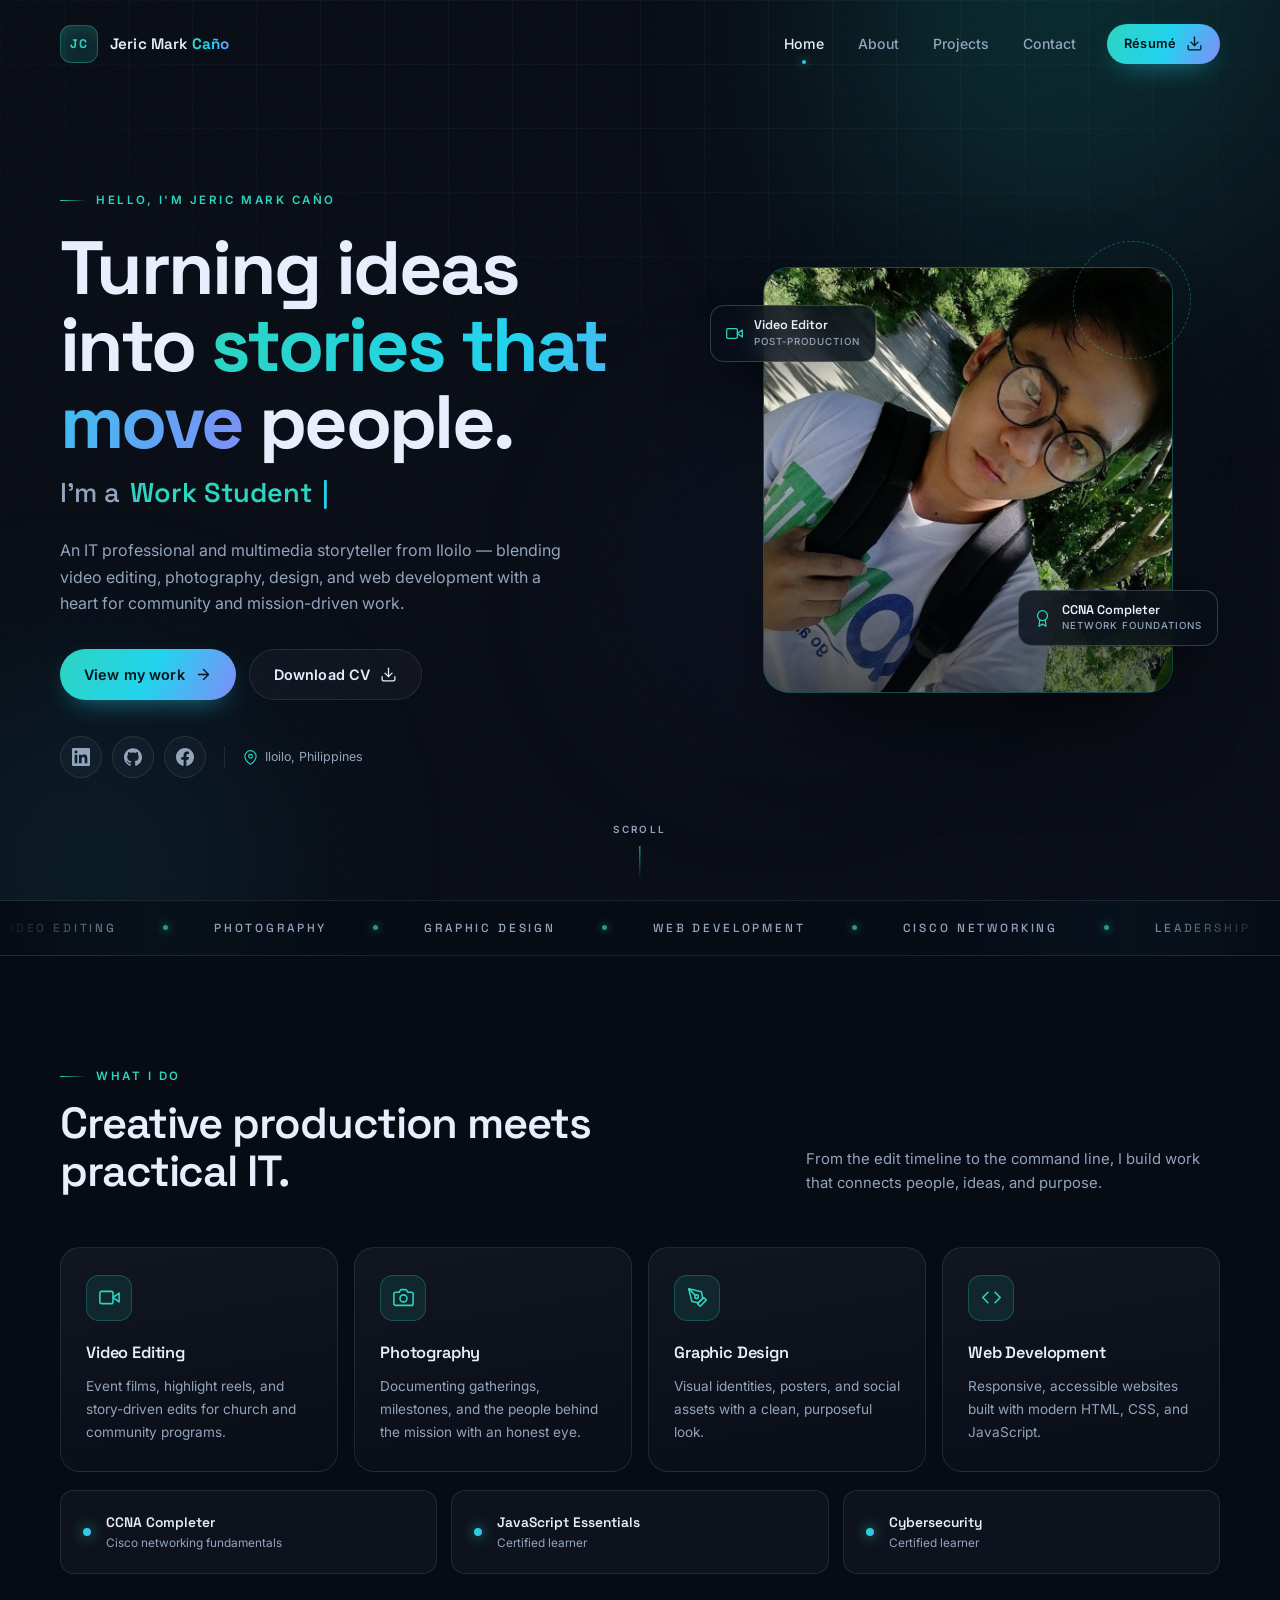
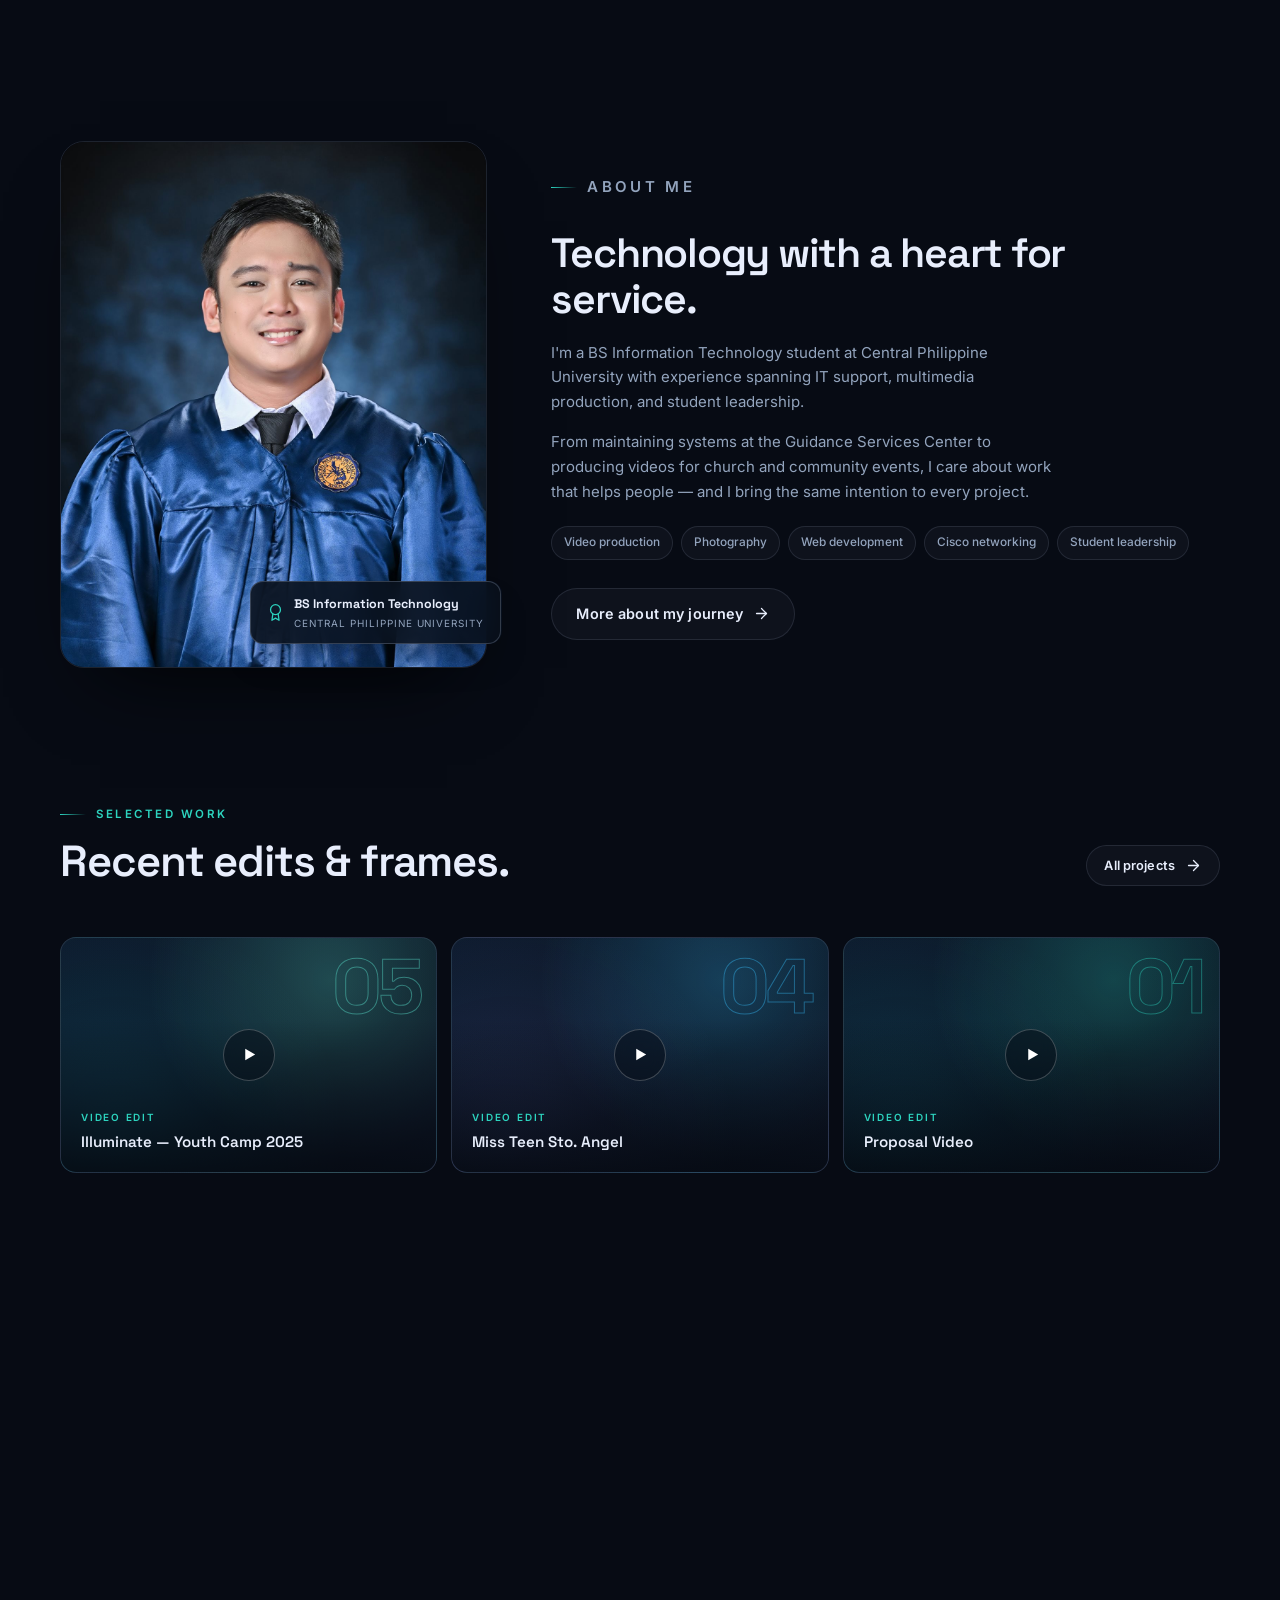
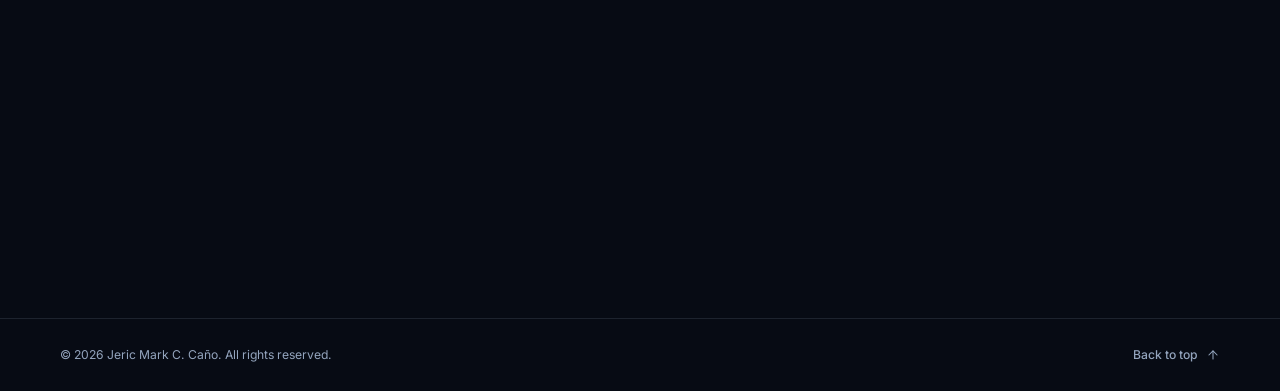
<file: index.html>
<!DOCTYPE html>
<html lang="en">

<head>
    <meta charset="UTF-8">
    <meta name="viewport" content="width=device-width, initial-scale=1">
    <title>Jeric Mark Caño — IT Professional & Multimedia Storyteller</title>
    <meta name="description"
        content="Portfolio of Jeric Mark C. Caño — IT professional, video editor, photographer, and web developer from Iloilo, Philippines. Turning ideas into stories that move people.">
    <meta name="theme-color" content="#070b14">
    <meta property="og:type" content="website">
    <meta property="og:title" content="Jeric Mark Caño — Portfolio">
    <meta property="og:description"
        content="IT professional and multimedia storyteller working across video, photography, design, and the web.">
    <meta property="og:image" content="img/opt/home.jpg">
    <meta name="twitter:card" content="summary_large_image">
    <link rel="icon"
        href="data:image/svg+xml,%3Csvg xmlns='http://www.w3.org/2000/svg' viewBox='0 0 64 64'%3E%3Crect width='64' height='64' rx='15' fill='%230a1220'/%3E%3Ctext x='32' y='43' font-family='Arial,sans-serif' font-size='25' font-weight='700' fill='%232dd4bf' text-anchor='middle'%3EJC%3C/text%3E%3C/svg%3E">
    <link rel="preconnect" href="https://fonts.googleapis.com">
    <link rel="preconnect" href="https://fonts.gstatic.com" crossorigin>
    <link
        href="https://fonts.googleapis.com/css2?family=Inter:wght@400;500;600;700&family=Space+Grotesk:wght@500;600;700&display=swap"
        rel="stylesheet">
    <link rel="stylesheet" href="style.css">
    <script src="vendor/typed.umd.js" defer></script>
    <script src="script.js" defer></script>
    <script type="application/ld+json">
    {
        "@context": "https://schema.org",
        "@type": "Person",
        "name": "Jeric Mark C. Caño",
        "jobTitle": "IT Professional & Multimedia Specialist",
        "description": "IT professional, video editor, photographer, and web developer based in Iloilo, Philippines.",
        "url": "https://jericmark46.github.io/",
        "sameAs": [
            "https://www.linkedin.com/in/jeric-mark-ca%C3%B1o-b09666157/",
            "https://github.com/jericmark46",
            "https://www.facebook.com/j3r1c.kr4m"
        ]
    }
    </script>
    <noscript>
        <style>
            .reveal {
                opacity: 1;
                transform: none;
            }
        </style>
    </noscript>
</head>

<body id="top">

    <svg class="svg-sprite" aria-hidden="true" focusable="false">
        <symbol id="i-linkedin" viewBox="0 0 24 24" fill="currentColor">
            <path
                d="M20.447 20.452h-3.554v-5.569c0-1.328-.027-3.037-1.852-3.037-1.853 0-2.136 1.445-2.136 2.939v5.667H9.351V9h3.414v1.561h.046c.477-.9 1.637-1.85 3.37-1.85 3.601 0 4.267 2.37 4.267 5.455v6.286zM5.337 7.433c-1.144 0-2.063-.926-2.063-2.065 0-1.138.92-2.063 2.063-2.063 1.14 0 2.064.925 2.064 2.063 0 1.139-.925 2.065-2.064 2.065zm1.782 13.019H3.555V9h3.564v11.452zM22.225 0H1.771C.792 0 0 .774 0 1.729v20.542C0 23.227.792 24 1.771 24h20.451C23.2 24 24 23.227 24 22.271V1.729C24 .774 23.2 0 22.222 0h.003z" />
        </symbol>
        <symbol id="i-github" viewBox="0 0 24 24" fill="currentColor">
            <path
                d="M12 .297c-6.63 0-12 5.373-12 12 0 5.303 3.438 9.8 8.205 11.385.6.113.82-.258.82-.577 0-.285-.01-1.04-.015-2.04-3.338.724-4.042-1.61-4.042-1.61C4.422 18.07 3.633 17.7 3.633 17.7c-1.087-.744.084-.729.084-.729 1.205.084 1.838 1.236 1.838 1.236 1.07 1.835 2.809 1.305 3.495.998.108-.776.417-1.305.76-1.605-2.665-.3-5.466-1.332-5.466-5.93 0-1.31.465-2.38 1.235-3.22-.135-.303-.54-1.523.105-3.176 0 0 1.005-.322 3.3 1.23.96-.267 1.98-.399 3-.405 1.02.006 2.04.138 3 .405 2.28-1.552 3.285-1.23 3.285-1.23.645 1.653.24 2.873.12 3.176.765.84 1.23 1.91 1.23 3.22 0 4.61-2.805 5.625-5.475 5.92.42.36.81 1.096.81 2.22 0 1.606-.015 2.896-.015 3.286 0 .315.21.69.825.57C20.565 22.092 24 17.592 24 12.297c0-6.627-5.373-12-12-12" />
        </symbol>
        <symbol id="i-facebook" viewBox="0 0 24 24" fill="currentColor">
            <path
                d="M24 12.073c0-6.627-5.373-12-12-12s-12 5.373-12 12c0 5.99 4.388 10.954 10.125 11.854v-8.385H7.078v-3.47h3.047V9.43c0-3.007 1.792-4.669 4.533-4.669 1.312 0 2.686.235 2.686.235v2.953H15.83c-1.491 0-1.956.925-1.956 1.874v2.25h3.328l-.532 3.47h-2.796v8.385C19.612 23.027 24 18.062 24 12.073z" />
        </symbol>
        <symbol id="i-arrow-right" viewBox="0 0 24 24" fill="none" stroke="currentColor" stroke-width="1.8"
            stroke-linecap="round" stroke-linejoin="round">
            <line x1="5" y1="12" x2="19" y2="12" />
            <polyline points="12 5 19 12 12 19" />
        </symbol>
        <symbol id="i-arrow-up" viewBox="0 0 24 24" fill="none" stroke="currentColor" stroke-width="1.8"
            stroke-linecap="round" stroke-linejoin="round">
            <line x1="12" y1="19" x2="12" y2="5" />
            <polyline points="5 12 12 5 19 12" />
        </symbol>
        <symbol id="i-download" viewBox="0 0 24 24" fill="none" stroke="currentColor" stroke-width="1.8"
            stroke-linecap="round" stroke-linejoin="round">
            <path d="M21 15v4a2 2 0 0 1-2 2H5a2 2 0 0 1-2-2v-4" />
            <polyline points="7 10 12 15 17 10" />
            <line x1="12" y1="15" x2="12" y2="3" />
        </symbol>
        <symbol id="i-video" viewBox="0 0 24 24" fill="none" stroke="currentColor" stroke-width="1.8"
            stroke-linecap="round" stroke-linejoin="round">
            <polygon points="23 7 16 12 23 17 23 7" />
            <rect x="1" y="5" width="15" height="14" rx="2" ry="2" />
        </symbol>
        <symbol id="i-camera" viewBox="0 0 24 24" fill="none" stroke="currentColor" stroke-width="1.8"
            stroke-linecap="round" stroke-linejoin="round">
            <path d="M23 19a2 2 0 0 1-2 2H3a2 2 0 0 1-2-2V8a2 2 0 0 1 2-2h4l2-3h6l2 3h4a2 2 0 0 1 2 2z" />
            <circle cx="12" cy="13" r="4" />
        </symbol>
        <symbol id="i-pen" viewBox="0 0 24 24" fill="none" stroke="currentColor" stroke-width="1.8"
            stroke-linecap="round" stroke-linejoin="round">
            <path d="M12 19l7-7 3 3-7 7-3-3z" />
            <path d="M18 13l-1.5-7.5L2 2l3.5 14.5L13 18l5-5z" />
            <path d="M2 2l7.586 7.586" />
            <circle cx="11" cy="11" r="2" />
        </symbol>
        <symbol id="i-code" viewBox="0 0 24 24" fill="none" stroke="currentColor" stroke-width="1.8"
            stroke-linecap="round" stroke-linejoin="round">
            <polyline points="16 18 22 12 16 6" />
            <polyline points="8 6 2 12 8 18" />
        </symbol>
        <symbol id="i-award" viewBox="0 0 24 24" fill="none" stroke="currentColor" stroke-width="1.8"
            stroke-linecap="round" stroke-linejoin="round">
            <circle cx="12" cy="8" r="7" />
            <polyline points="8.21 13.89 7 23 12 20 17 23 15.79 13.88" />
        </symbol>
        <symbol id="i-pin" viewBox="0 0 24 24" fill="none" stroke="currentColor" stroke-width="1.8"
            stroke-linecap="round" stroke-linejoin="round">
            <path d="M21 10c0 7-9 13-9 13s-9-6-9-13a9 9 0 0 1 18 0z" />
            <circle cx="12" cy="10" r="3" />
        </symbol>
        <symbol id="i-external" viewBox="0 0 24 24" fill="none" stroke="currentColor" stroke-width="1.8"
            stroke-linecap="round" stroke-linejoin="round">
            <path d="M18 13v6a2 2 0 0 1-2 2H5a2 2 0 0 1-2-2V8a2 2 0 0 1 2-2h6" />
            <polyline points="15 3 21 3 21 9" />
            <line x1="10" y1="14" x2="21" y2="3" />
        </symbol>
        <symbol id="i-monitor" viewBox="0 0 24 24" fill="none" stroke="currentColor" stroke-width="1.8"
            stroke-linecap="round" stroke-linejoin="round">
            <rect x="2" y="3" width="20" height="14" rx="2" ry="2" />
            <line x1="8" y1="21" x2="16" y2="21" />
            <line x1="12" y1="17" x2="12" y2="21" />
        </symbol>
        <symbol id="i-shield" viewBox="0 0 24 24" fill="none" stroke="currentColor" stroke-width="1.8"
            stroke-linecap="round" stroke-linejoin="round">
            <path d="M12 22s8-4 8-10V5l-8-3-8 3v7c0 6 8 10 8 10z" />
        </symbol>
        <symbol id="i-users" viewBox="0 0 24 24" fill="none" stroke="currentColor" stroke-width="1.8"
            stroke-linecap="round" stroke-linejoin="round">
            <path d="M17 21v-2a4 4 0 0 0-4-4H5a4 4 0 0 0-4 4v2" />
            <circle cx="9" cy="7" r="4" />
            <path d="M23 21v-2a4 4 0 0 0-3-3.87" />
            <path d="M16 3.13a4 4 0 0 1 0 7.75" />
        </symbol>
        <symbol id="i-play" viewBox="0 0 24 24" fill="currentColor">
            <polygon points="6 4 20 12 6 20 6 4" />
        </symbol>
    </svg>

    <a class="skip-link" href="#main">Skip to content</a>
    <div class="progress" aria-hidden="true"><span></span></div>

    <div class="bg-canvas" aria-hidden="true">
        <div class="blob blob--one"></div>
        <div class="blob blob--two"></div>
        <div class="blob blob--three"></div>
    </div>

    <header class="header">
        <div class="container header-inner">
            <a class="logo" href="index.html" aria-label="Jeric Mark Caño — Home">
                <span class="logo-mark" aria-hidden="true">JC</span>
                <span class="logo-text">Jeric Mark <b>Caño</b></span>
            </a>
            <nav class="nav" id="nav" aria-label="Primary">
                <a href="index.html" aria-current="page">Home</a>
                <a href="about.html">About</a>
                <a href="projects.html">Projects</a>
                <a href="#contact">Contact</a>
                <a class="btn btn--primary btn--sm nav-resume" href="files/Cano-Resume.pdf" target="_blank"
                    rel="noopener">
                    Résumé
                    <svg aria-hidden="true" focusable="false"><use href="#i-download" /></svg>
                </a>
            </nav>
            <button class="nav-toggle" type="button" aria-label="Open menu" aria-expanded="false" aria-controls="nav">
                <span></span><span></span><span></span>
            </button>
        </div>
    </header>

    <main id="main">

        <!-- Hero -->
        <section class="hero">
            <div class="container hero-grid">
                <div class="hero-copy reveal">
                    <p class="eyebrow">Hello, I'm Jeric Mark Caño</p>
                    <h1>Turning ideas into <span class="grad-text">stories that move</span> people.</h1>
                    <p class="hero-role"><span aria-hidden="true">I'm a</span> <span class="typed"></span></p>
                    <p class="hero-lede">
                        An IT professional and multimedia storyteller from Iloilo — blending video editing,
                        photography, design, and web development with a heart for community and mission-driven work.
                    </p>
                    <div class="hero-actions">
                        <a class="btn btn--primary" href="projects.html">
                            View my work
                            <svg aria-hidden="true" focusable="false"><use href="#i-arrow-right" /></svg>
                        </a>
                        <a class="btn btn--ghost" href="files/Cano-Resume.pdf" target="_blank" rel="noopener">
                            Download CV
                            <svg aria-hidden="true" focusable="false"><use href="#i-download" /></svg>
                        </a>
                    </div>
                    <div class="hero-social">
                        <a href="https://www.linkedin.com/in/jeric-mark-ca%C3%B1o-b09666157/" target="_blank"
                            rel="noopener" aria-label="LinkedIn profile">
                            <svg aria-hidden="true" focusable="false"><use href="#i-linkedin" /></svg>
                        </a>
                        <a href="https://github.com/jericmark46" target="_blank" rel="noopener"
                            aria-label="GitHub profile">
                            <svg aria-hidden="true" focusable="false"><use href="#i-github" /></svg>
                        </a>
                        <a href="https://www.facebook.com/j3r1c.kr4m" target="_blank" rel="noopener"
                            aria-label="Facebook profile">
                            <svg aria-hidden="true" focusable="false"><use href="#i-facebook" /></svg>
                        </a>
                        <span class="social-divider" aria-hidden="true"></span>
                        <span class="hero-location">
                            <svg aria-hidden="true" focusable="false"><use href="#i-pin" /></svg>
                            Iloilo, Philippines
                        </span>
                    </div>
                </div>

                <div class="hero-visual reveal" style="--d:140ms">
                    <div class="portrait">
                        <img src="img/opt/home.jpg" alt="Portrait of Jeric Mark Caño" width="900" height="902"
                            fetchpriority="high">
                    </div>
                    <div class="float-card float-card--a">
                        <svg aria-hidden="true" focusable="false"><use href="#i-video" /></svg>
                        <div>
                            <strong>Video Editor</strong>
                            <small>Post-production</small>
                        </div>
                    </div>
                    <div class="float-card float-card--b">
                        <svg aria-hidden="true" focusable="false"><use href="#i-award" /></svg>
                        <div>
                            <strong>CCNA Completer</strong>
                            <small>Network foundations</small>
                        </div>
                    </div>
                </div>
            </div>
            <a class="scroll-cue" href="#craft" aria-label="Scroll to explore">
                <span>Scroll</span>
                <span class="cue-line" aria-hidden="true"></span>
            </a>
        </section>

        <!-- Skill marquee -->
        <div class="marquee" aria-hidden="true">
            <div class="marquee-track">
                <div class="marquee-group">
                    <span>Video Editing</span>
                    <span>Photography</span>
                    <span>Graphic Design</span>
                    <span>Web Development</span>
                    <span>Cisco Networking</span>
                    <span>Leadership</span>
                    <span>Community Service</span>
                </div>
                <div class="marquee-group">
                    <span>Video Editing</span>
                    <span>Photography</span>
                    <span>Graphic Design</span>
                    <span>Web Development</span>
                    <span>Cisco Networking</span>
                    <span>Leadership</span>
                    <span>Community Service</span>
                </div>
            </div>
        </div>

        <!-- What I do -->
        <section class="section" id="craft">
            <div class="container">
                <div class="section-head reveal">
                    <div>
                        <p class="eyebrow">What I do</p>
                        <h2>Creative production meets practical IT.</h2>
                    </div>
                    <p>From the edit timeline to the command line, I build work that connects people, ideas, and
                        purpose.</p>
                </div>

                <div class="grid-services">
                    <article class="card reveal" style="--d:0ms">
                        <span class="icon-tile">
                            <svg aria-hidden="true" focusable="false"><use href="#i-video" /></svg>
                        </span>
                        <h3>Video Editing</h3>
                        <p>Event films, highlight reels, and story-driven edits for church and community programs.</p>
                    </article>
                    <article class="card reveal" style="--d:80ms">
                        <span class="icon-tile">
                            <svg aria-hidden="true" focusable="false"><use href="#i-camera" /></svg>
                        </span>
                        <h3>Photography</h3>
                        <p>Documenting gatherings, milestones, and the people behind the mission with an honest eye.</p>
                    </article>
                    <article class="card reveal" style="--d:160ms">
                        <span class="icon-tile">
                            <svg aria-hidden="true" focusable="false"><use href="#i-pen" /></svg>
                        </span>
                        <h3>Graphic Design</h3>
                        <p>Visual identities, posters, and social assets with a clean, purposeful look.</p>
                    </article>
                    <article class="card reveal" style="--d:240ms">
                        <span class="icon-tile">
                            <svg aria-hidden="true" focusable="false"><use href="#i-code" /></svg>
                        </span>
                        <h3>Web Development</h3>
                        <p>Responsive, accessible websites built with modern HTML, CSS, and JavaScript.</p>
                    </article>
                </div>

                <div class="cred-strip reveal" style="--d:120ms">
                    <div class="cred">
                        <span class="dot" aria-hidden="true"></span>
                        <div>
                            <strong>CCNA Completer</strong>
                            <span>Cisco networking fundamentals</span>
                        </div>
                    </div>
                    <div class="cred">
                        <span class="dot" aria-hidden="true"></span>
                        <div>
                            <strong>JavaScript Essentials</strong>
                            <span>Certified learner</span>
                        </div>
                    </div>
                    <div class="cred">
                        <span class="dot" aria-hidden="true"></span>
                        <div>
                            <strong>Cybersecurity</strong>
                            <span>Certified learner</span>
                        </div>
                    </div>
                </div>
            </div>
        </section>

        <!-- About preview -->
        <section class="section section--tight">
            <div class="container split-intro">
                <div class="split-photo reveal">
                    <div class="frame">
                        <img src="img/opt/jeric2.jpg" alt="Jeric Mark Caño in graduation attire" width="1200"
                            height="1620" loading="lazy">
                    </div>
                    <div class="badge">
                        <svg aria-hidden="true" focusable="false"><use href="#i-award" /></svg>
                        <div>
                            <strong>BS Information Technology</strong>
                            <small>Central Philippine University</small>
                        </div>
                    </div>
                </div>
                <div class="split-copy reveal" style="--d:120ms">
                    <p class="eyebrow">About me</p>
                    <h2>Technology with a heart for service.</h2>
                    <p>
                        I'm a BS Information Technology student at Central Philippine University with experience
                        spanning IT support, multimedia production, and student leadership.
                    </p>
                    <p>
                        From maintaining systems at the Guidance Services Center to producing videos for church and
                        community events, I care about work that helps people — and I bring the same intention to
                        every project.
                    </p>
                    <div class="chip-row">
                        <span class="chip">Video production</span>
                        <span class="chip">Photography</span>
                        <span class="chip">Web development</span>
                        <span class="chip">Cisco networking</span>
                        <span class="chip">Student leadership</span>
                    </div>
                    <a class="btn btn--ghost" href="about.html">
                        More about my journey
                        <svg aria-hidden="true" focusable="false"><use href="#i-arrow-right" /></svg>
                    </a>
                </div>
            </div>
        </section>

        <!-- Selected work -->
        <section class="section section--tight">
            <div class="container">
                <div class="section-head reveal">
                    <div>
                        <p class="eyebrow">Selected work</p>
                        <h2>Recent edits &amp; frames.</h2>
                    </div>
                    <a class="btn btn--ghost btn--sm" href="projects.html">
                        All projects
                        <svg aria-hidden="true" focusable="false"><use href="#i-arrow-right" /></svg>
                    </a>
                </div>
                <div class="work-grid">
                    <a class="work-card reveal" href="projects.html"
                        style="--d:0ms;--tint:94,234,212;--tint-2:34,211,238">
                        <span class="ghost-num" aria-hidden="true">05</span>
                        <span class="work-play" aria-hidden="true">
                            <svg focusable="false"><use href="#i-play" /></svg>
                        </span>
                        <span class="work-label">
                            <small>Video edit</small>
                            <strong>Illuminate — Youth Camp 2025</strong>
                        </span>
                    </a>
                    <a class="work-card reveal" href="projects.html"
                        style="--d:100ms;--tint:56,189,248;--tint-2:129,140,248">
                        <span class="ghost-num" aria-hidden="true">04</span>
                        <span class="work-play" aria-hidden="true">
                            <svg focusable="false"><use href="#i-play" /></svg>
                        </span>
                        <span class="work-label">
                            <small>Video edit</small>
                            <strong>Miss Teen Sto. Angel</strong>
                        </span>
                    </a>
                    <a class="work-card reveal" href="projects.html"
                        style="--d:200ms;--tint:45,212,191;--tint-2:34,211,238">
                        <img src="https://drive.google.com/thumbnail?id=18il5edRPewyguKUYobNvPperTGA_eXRg&amp;sz=w1000"
                            alt="Proposal video preview" loading="lazy" onerror="this.remove()">
                        <span class="ghost-num" aria-hidden="true">01</span>
                        <span class="work-play" aria-hidden="true">
                            <svg focusable="false"><use href="#i-play" /></svg>
                        </span>
                        <span class="work-label">
                            <small>Video edit</small>
                            <strong>Proposal Video</strong>
                        </span>
                    </a>
                </div>
            </div>
        </section>

        <!-- Contact -->
        <section class="section" id="contact">
            <div class="container">
                <div class="contact-card reveal">
                    <p class="eyebrow">Contact</p>
                    <h2>Let's create something that matters.</h2>
                    <p>
                        I'm open to opportunities in IT support, multimedia production, web development, and
                        community-driven projects. The fastest way to reach me is on LinkedIn.
                    </p>
                    <div class="contact-actions">
                        <a class="btn btn--primary" href="https://www.linkedin.com/in/jeric-mark-ca%C3%B1o-b09666157/"
                            target="_blank" rel="noopener">
                            <svg aria-hidden="true" focusable="false"><use href="#i-linkedin" /></svg>
                            Connect on LinkedIn
                        </a>
                        <a class="btn btn--ghost" href="https://github.com/jericmark46" target="_blank" rel="noopener">
                            <svg aria-hidden="true" focusable="false"><use href="#i-github" /></svg>
                            GitHub
                        </a>
                        <a class="btn btn--ghost" href="https://www.facebook.com/j3r1c.kr4m" target="_blank"
                            rel="noopener">
                            <svg aria-hidden="true" focusable="false"><use href="#i-facebook" /></svg>
                            Facebook
                        </a>
                        <a class="btn btn--ghost" href="files/Cano-Resume.pdf" target="_blank" rel="noopener">
                            <svg aria-hidden="true" focusable="false"><use href="#i-download" /></svg>
                            Résumé
                        </a>
                    </div>
                </div>
            </div>
        </section>

    </main>

    <footer class="footer">
        <div class="container footer-inner">
            <p>© <span id="year">2026</span> Jeric Mark C. Caño. All rights reserved.</p>
            <a class="to-top" href="#top">
                Back to top
                <svg aria-hidden="true" focusable="false"><use href="#i-arrow-up" /></svg>
            </a>
        </div>
    </footer>

</body>

</html>
</file>
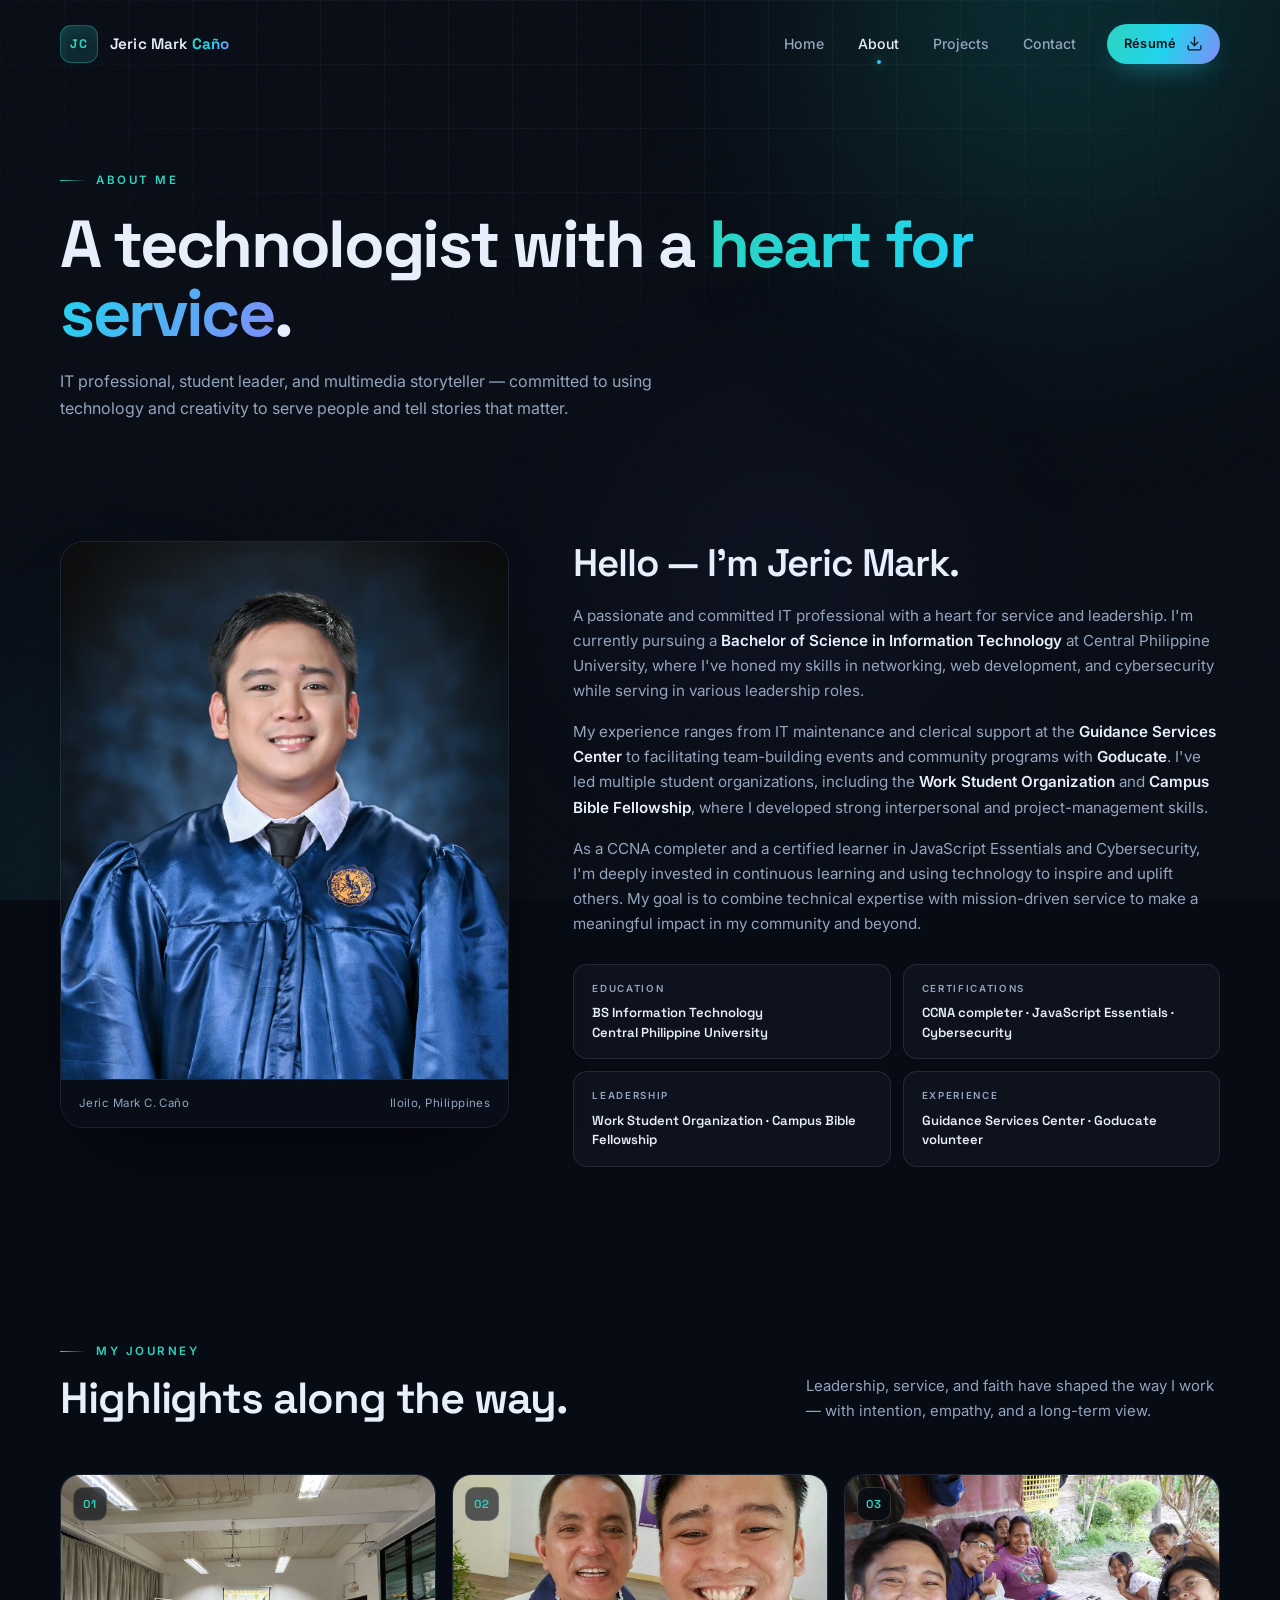
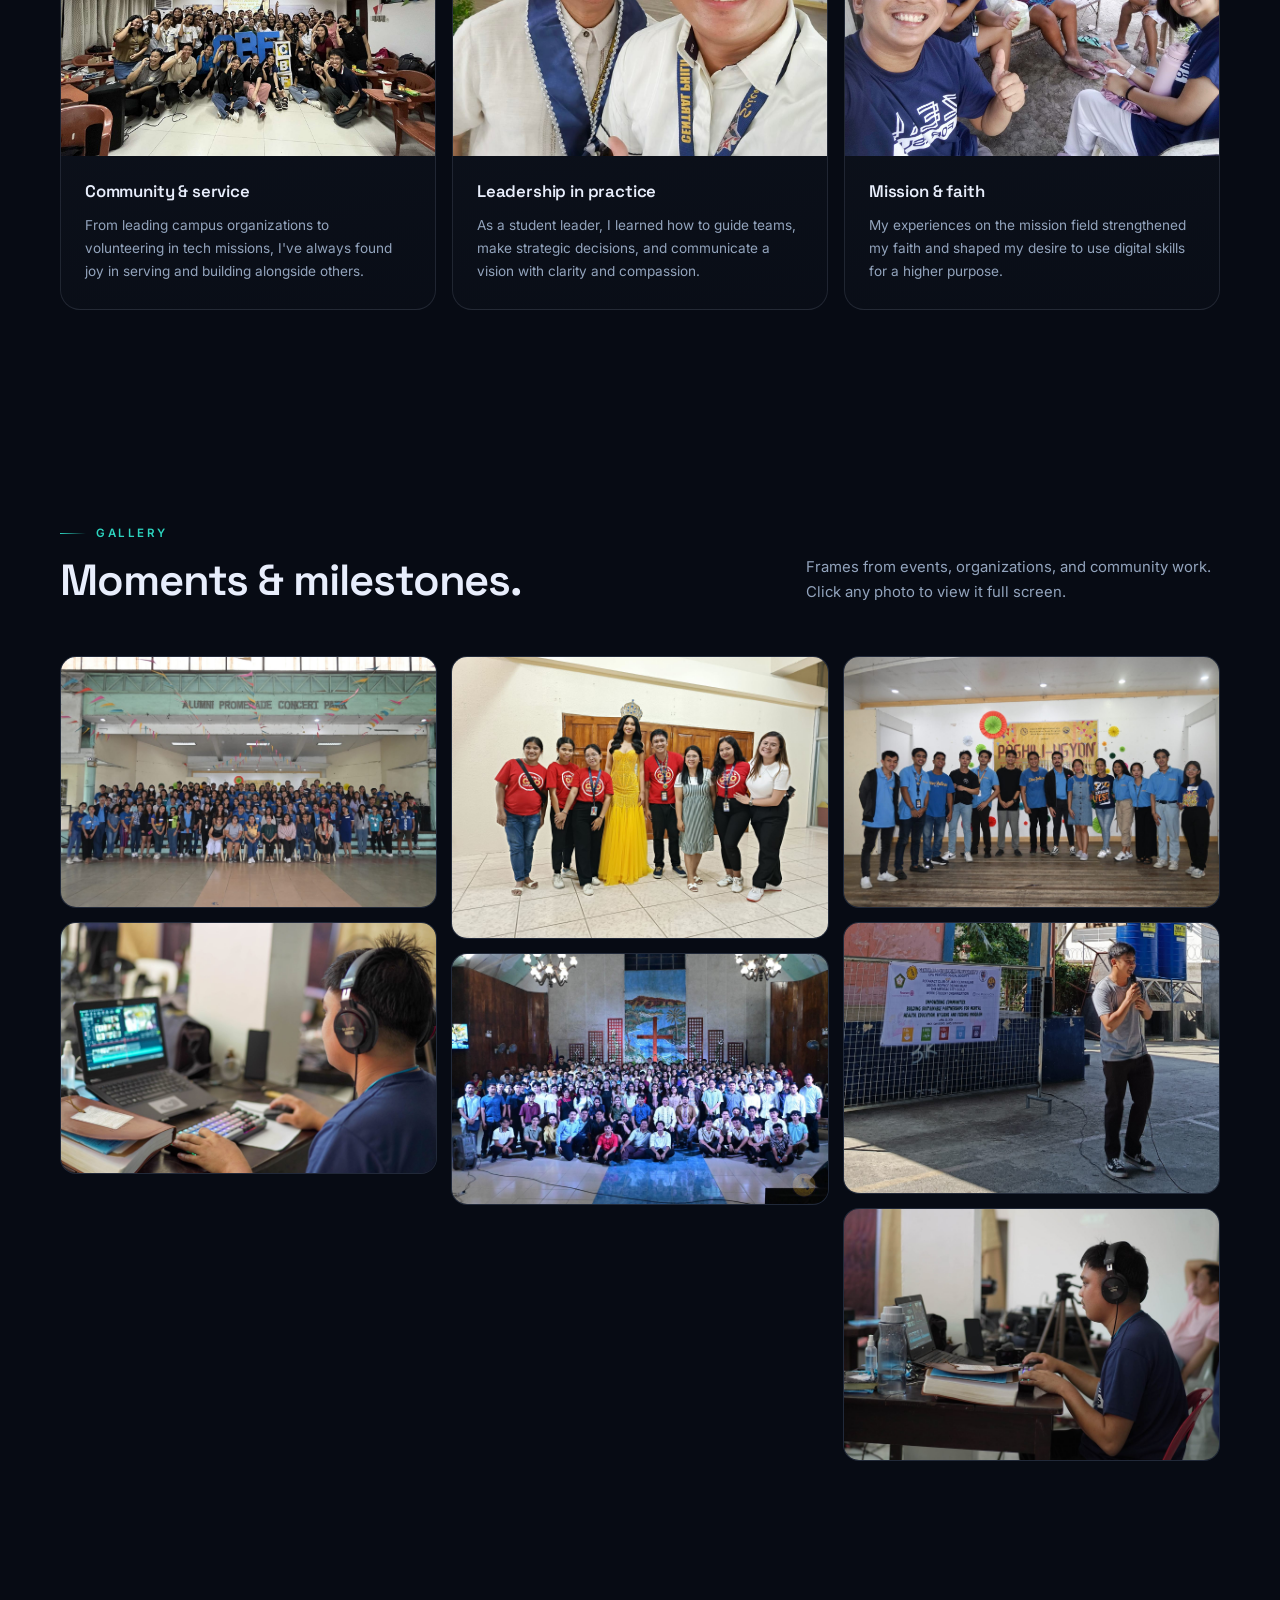
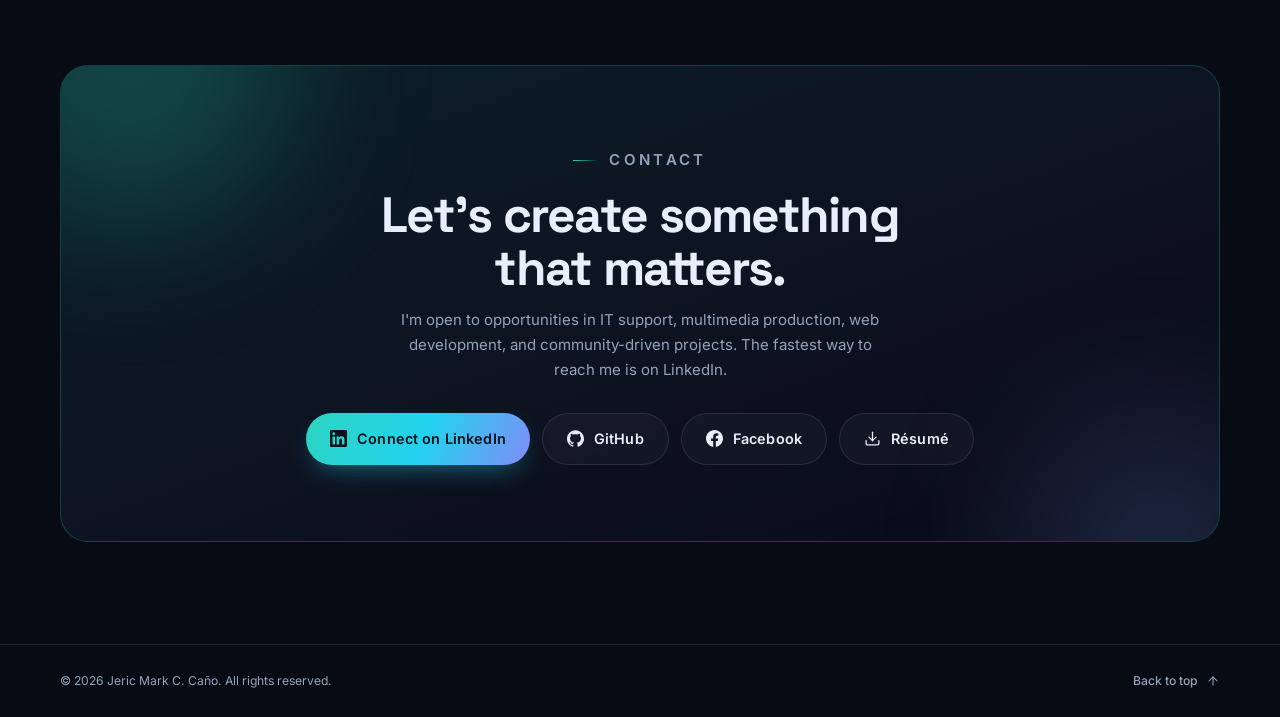
<file: about.html>
<!DOCTYPE html>
<html lang="en">

<head>
    <meta charset="UTF-8">
    <meta name="viewport" content="width=device-width, initial-scale=1">
    <title>About — Jeric Mark Caño</title>
    <meta name="description"
        content="About Jeric Mark C. Caño — BS Information Technology student at Central Philippine University, IT professional, multimedia creator, and student leader.">
    <meta name="theme-color" content="#070b14">
    <meta property="og:type" content="profile">
    <meta property="og:title" content="About — Jeric Mark Caño">
    <meta property="og:description"
        content="A technologist with a heart for service: IT support, multimedia production, leadership, and mission-driven work.">
    <meta property="og:image" content="img/opt/jeric2.jpg">
    <link rel="icon"
        href="data:image/svg+xml,%3Csvg xmlns='http://www.w3.org/2000/svg' viewBox='0 0 64 64'%3E%3Crect width='64' height='64' rx='15' fill='%230a1220'/%3E%3Ctext x='32' y='43' font-family='Arial,sans-serif' font-size='25' font-weight='700' fill='%232dd4bf' text-anchor='middle'%3EJC%3C/text%3E%3C/svg%3E">
    <link rel="preconnect" href="https://fonts.googleapis.com">
    <link rel="preconnect" href="https://fonts.gstatic.com" crossorigin>
    <link
        href="https://fonts.googleapis.com/css2?family=Inter:wght@400;500;600;700&family=Space+Grotesk:wght@500;600;700&display=swap"
        rel="stylesheet">
    <link rel="stylesheet" href="style.css">
    <script src="script.js" defer></script>
    <noscript>
        <style>
            .reveal {
                opacity: 1;
                transform: none;
            }
        </style>
    </noscript>
</head>

<body id="top">

    <svg class="svg-sprite" aria-hidden="true" focusable="false">
        <symbol id="i-linkedin" viewBox="0 0 24 24" fill="currentColor">
            <path
                d="M20.447 20.452h-3.554v-5.569c0-1.328-.027-3.037-1.852-3.037-1.853 0-2.136 1.445-2.136 2.939v5.667H9.351V9h3.414v1.561h.046c.477-.9 1.637-1.85 3.37-1.85 3.601 0 4.267 2.37 4.267 5.455v6.286zM5.337 7.433c-1.144 0-2.063-.926-2.063-2.065 0-1.138.92-2.063 2.063-2.063 1.14 0 2.064.925 2.064 2.063 0 1.139-.925 2.065-2.064 2.065zm1.782 13.019H3.555V9h3.564v11.452zM22.225 0H1.771C.792 0 0 .774 0 1.729v20.542C0 23.227.792 24 1.771 24h20.451C23.2 24 24 23.227 24 22.271V1.729C24 .774 23.2 0 22.222 0h.003z" />
        </symbol>
        <symbol id="i-github" viewBox="0 0 24 24" fill="currentColor">
            <path
                d="M12 .297c-6.63 0-12 5.373-12 12 0 5.303 3.438 9.8 8.205 11.385.6.113.82-.258.82-.577 0-.285-.01-1.04-.015-2.04-3.338.724-4.042-1.61-4.042-1.61C4.422 18.07 3.633 17.7 3.633 17.7c-1.087-.744.084-.729.084-.729 1.205.084 1.838 1.236 1.838 1.236 1.07 1.835 2.809 1.305 3.495.998.108-.776.417-1.305.76-1.605-2.665-.3-5.466-1.332-5.466-5.93 0-1.31.465-2.38 1.235-3.22-.135-.303-.54-1.523.105-3.176 0 0 1.005-.322 3.3 1.23.96-.267 1.98-.399 3-.405 1.02.006 2.04.138 3 .405 2.28-1.552 3.285-1.23 3.285-1.23.645 1.653.24 2.873.12 3.176.765.84 1.23 1.91 1.23 3.22 0 4.61-2.805 5.625-5.475 5.92.42.36.81 1.096.81 2.22 0 1.606-.015 2.896-.015 3.286 0 .315.21.69.825.57C20.565 22.092 24 17.592 24 12.297c0-6.627-5.373-12-12-12" />
        </symbol>
        <symbol id="i-facebook" viewBox="0 0 24 24" fill="currentColor">
            <path
                d="M24 12.073c0-6.627-5.373-12-12-12s-12 5.373-12 12c0 5.99 4.388 10.954 10.125 11.854v-8.385H7.078v-3.47h3.047V9.43c0-3.007 1.792-4.669 4.533-4.669 1.312 0 2.686.235 2.686.235v2.953H15.83c-1.491 0-1.956.925-1.956 1.874v2.25h3.328l-.532 3.47h-2.796v8.385C19.612 23.027 24 18.062 24 12.073z" />
        </symbol>
        <symbol id="i-arrow-right" viewBox="0 0 24 24" fill="none" stroke="currentColor" stroke-width="1.8"
            stroke-linecap="round" stroke-linejoin="round">
            <line x1="5" y1="12" x2="19" y2="12" />
            <polyline points="12 5 19 12 12 19" />
        </symbol>
        <symbol id="i-arrow-up" viewBox="0 0 24 24" fill="none" stroke="currentColor" stroke-width="1.8"
            stroke-linecap="round" stroke-linejoin="round">
            <line x1="12" y1="19" x2="12" y2="5" />
            <polyline points="5 12 12 5 19 12" />
        </symbol>
        <symbol id="i-download" viewBox="0 0 24 24" fill="none" stroke="currentColor" stroke-width="1.8"
            stroke-linecap="round" stroke-linejoin="round">
            <path d="M21 15v4a2 2 0 0 1-2 2H5a2 2 0 0 1-2-2v-4" />
            <polyline points="7 10 12 15 17 10" />
            <line x1="12" y1="15" x2="12" y2="3" />
        </symbol>
        <symbol id="i-award" viewBox="0 0 24 24" fill="none" stroke="currentColor" stroke-width="1.8"
            stroke-linecap="round" stroke-linejoin="round">
            <circle cx="12" cy="8" r="7" />
            <polyline points="8.21 13.89 7 23 12 20 17 23 15.79 13.88" />
        </symbol>
        <symbol id="i-pin" viewBox="0 0 24 24" fill="none" stroke="currentColor" stroke-width="1.8"
            stroke-linecap="round" stroke-linejoin="round">
            <path d="M21 10c0 7-9 13-9 13s-9-6-9-13a9 9 0 0 1 18 0z" />
            <circle cx="12" cy="10" r="3" />
        </symbol>
        <symbol id="i-maximize" viewBox="0 0 24 24" fill="none" stroke="currentColor" stroke-width="1.8"
            stroke-linecap="round" stroke-linejoin="round">
            <path d="M8 3H5a2 2 0 0 0-2 2v3m18 0V5a2 2 0 0 0-2-2h-3m0 18h3a2 2 0 0 0 2-2v-3M3 16v3a2 2 0 0 0 2 2h3" />
        </symbol>
        <symbol id="i-close" viewBox="0 0 24 24" fill="none" stroke="currentColor" stroke-width="1.8"
            stroke-linecap="round" stroke-linejoin="round">
            <line x1="18" y1="6" x2="6" y2="18" />
            <line x1="6" y1="6" x2="18" y2="18" />
        </symbol>
        <symbol id="i-chevron-left" viewBox="0 0 24 24" fill="none" stroke="currentColor" stroke-width="1.8"
            stroke-linecap="round" stroke-linejoin="round">
            <polyline points="15 18 9 12 15 6" />
        </symbol>
        <symbol id="i-chevron-right" viewBox="0 0 24 24" fill="none" stroke="currentColor" stroke-width="1.8"
            stroke-linecap="round" stroke-linejoin="round">
            <polyline points="9 18 15 12 9 6" />
        </symbol>
    </svg>

    <a class="skip-link" href="#main">Skip to content</a>
    <div class="progress" aria-hidden="true"><span></span></div>

    <div class="bg-canvas" aria-hidden="true">
        <div class="blob blob--one"></div>
        <div class="blob blob--two"></div>
        <div class="blob blob--three"></div>
    </div>

    <header class="header">
        <div class="container header-inner">
            <a class="logo" href="index.html" aria-label="Jeric Mark Caño — Home">
                <span class="logo-mark" aria-hidden="true">JC</span>
                <span class="logo-text">Jeric Mark <b>Caño</b></span>
            </a>
            <nav class="nav" id="nav" aria-label="Primary">
                <a href="index.html">Home</a>
                <a href="about.html" aria-current="page">About</a>
                <a href="projects.html">Projects</a>
                <a href="#contact">Contact</a>
                <a class="btn btn--primary btn--sm nav-resume" href="files/Cano-Resume.pdf" target="_blank"
                    rel="noopener">
                    Résumé
                    <svg aria-hidden="true" focusable="false"><use href="#i-download" /></svg>
                </a>
            </nav>
            <button class="nav-toggle" type="button" aria-label="Open menu" aria-expanded="false" aria-controls="nav">
                <span></span><span></span><span></span>
            </button>
        </div>
    </header>

    <main id="main">

        <!-- Page hero -->
        <section class="page-hero">
            <div class="container">
                <p class="eyebrow reveal">About me</p>
                <h1 class="reveal" style="--d:80ms">A technologist with a <span class="grad-text">heart for
                        service</span>.</h1>
                <p class="lede reveal" style="--d:160ms">
                    IT professional, student leader, and multimedia storyteller — committed to using technology and
                    creativity to serve people and tell stories that matter.
                </p>
            </div>
        </section>

        <!-- Bio -->
        <section class="section section--tight">
            <div class="container about-grid">
                <figure class="about-photo reveal">
                    <img src="img/opt/jeric2.jpg" alt="Graduation portrait of Jeric Mark Caño" width="1200"
                        height="1620" loading="lazy">
                    <figcaption>
                        <span>Jeric Mark C. Caño</span>
                        <span>Iloilo, Philippines</span>
                    </figcaption>
                </figure>

                <div class="about-copy reveal" style="--d:120ms">
                    <h2>Hello — I'm Jeric Mark.</h2>
                    <p>
                        A passionate and committed IT professional with a heart for service and leadership. I'm
                        currently pursuing a <strong>Bachelor of Science in Information Technology</strong> at
                        Central Philippine University, where I've honed my skills in networking, web development, and
                        cybersecurity while serving in various leadership roles.
                    </p>
                    <p>
                        My experience ranges from IT maintenance and clerical support at the <strong>Guidance Services
                            Center</strong> to facilitating team-building events and community programs with
                        <strong>Goducate</strong>. I've led multiple student organizations, including the
                        <strong>Work Student Organization</strong> and <strong>Campus Bible Fellowship</strong>, where
                        I developed strong interpersonal and project-management skills.
                    </p>
                    <p>
                        As a CCNA completer and a certified learner in JavaScript Essentials and Cybersecurity, I'm
                        deeply invested in continuous learning and using technology to inspire and uplift others. My
                        goal is to combine technical expertise with mission-driven service to make a meaningful impact
                        in my community and beyond.
                    </p>

                    <div class="facts">
                        <div class="fact">
                            <small>Education</small>
                            <strong>BS Information Technology<br>Central Philippine University</strong>
                        </div>
                        <div class="fact">
                            <small>Certifications</small>
                            <strong>CCNA completer · JavaScript Essentials · Cybersecurity</strong>
                        </div>
                        <div class="fact">
                            <small>Leadership</small>
                            <strong>Work Student Organization · Campus Bible Fellowship</strong>
                        </div>
                        <div class="fact">
                            <small>Experience</small>
                            <strong>Guidance Services Center · Goducate volunteer</strong>
                        </div>
                    </div>
                </div>
            </div>
        </section>

        <!-- Journey -->
        <section class="section">
            <div class="container">
                <div class="section-head reveal">
                    <div>
                        <p class="eyebrow">My journey</p>
                        <h2>Highlights along the way.</h2>
                    </div>
                    <p>Leadership, service, and faith have shaped the way I work — with intention, empathy, and a
                        long-term view.</p>
                </div>

                <div class="story-grid">
                    <article class="story reveal" style="--d:0ms">
                        <div class="story-media">
                            <img src="img/opt/story1.jpg" alt="Campus Bible Fellowship group gathering" width="1200"
                                height="900" loading="lazy">
                            <span class="story-num">01</span>
                        </div>
                        <div class="story-body">
                            <h3>Community &amp; service</h3>
                            <p>
                                From leading campus organizations to volunteering in tech missions, I've always found
                                joy in serving and building alongside others.
                            </p>
                        </div>
                    </article>

                    <article class="story reveal" style="--d:100ms">
                        <div class="story-media">
                            <img src="img/opt/story2.jpg" alt="Jeric with a mentor after a graduation ceremony"
                                width="1000" height="1333" loading="lazy">
                            <span class="story-num">02</span>
                        </div>
                        <div class="story-body">
                            <h3>Leadership in practice</h3>
                            <p>
                                As a student leader, I learned how to guide teams, make strategic decisions, and
                                communicate a vision with clarity and compassion.
                            </p>
                        </div>
                    </article>

                    <article class="story reveal" style="--d:200ms">
                        <div class="story-media">
                            <img src="img/opt/story3.jpg" alt="Mission outreach visit with a family in the community"
                                width="1400" height="1050" loading="lazy">
                            <span class="story-num">03</span>
                        </div>
                        <div class="story-body">
                            <h3>Mission &amp; faith</h3>
                            <p>
                                My experiences on the mission field strengthened my faith and shaped my desire to use
                                digital skills for a higher purpose.
                            </p>
                        </div>
                    </article>
                </div>
            </div>
        </section>

        <!-- Gallery -->
        <section class="section" id="gallery">
            <div class="container">
                <div class="section-head reveal">
                    <div>
                        <p class="eyebrow">Gallery</p>
                        <h2>Moments &amp; milestones.</h2>
                    </div>
                    <p>Frames from events, organizations, and community work. Click any photo to view it full screen.</p>
                </div>

                <div class="gallery reveal" style="--d:80ms">
                    <figure class="g-item" tabindex="0" role="button" data-full="img/opt/gallery1.jpg"
                        data-caption="Alumni homecoming — CPU gym"
                        aria-label="View image: Alumni homecoming at the CPU gym">
                        <img src="img/opt/gallery1.jpg" alt="Large group photo at the CPU alumni homecoming"
                            width="1600" height="1067" loading="lazy">
                        <figcaption>
                            <span>Alumni homecoming</span>
                            <span class="zoom"><svg aria-hidden="true" focusable="false"><use
                                        href="#i-maximize" /></svg></span>
                        </figcaption>
                    </figure>

                    <figure class="g-item" tabindex="0" role="button" data-full="img/opt/gallery2.jpg"
                        data-caption="Editing a story, frame by frame"
                        aria-label="View image: Editing a video at a laptop">
                        <img src="img/opt/gallery2.jpg" alt="Jeric editing video footage on a laptop with headphones"
                            width="1600" height="1067" loading="lazy">
                        <figcaption>
                            <span>In the edit suite</span>
                            <span class="zoom"><svg aria-hidden="true" focusable="false"><use
                                        href="#i-maximize" /></svg></span>
                        </figcaption>
                    </figure>

                    <figure class="g-item" tabindex="0" role="button" data-full="img/opt/gallery4.jpg"
                        data-caption="Miss Teen Sto. Angel"
                        aria-label="View image: Miss Teen Sto. Angel pageant">
                        <img src="img/opt/gallery4.jpg" alt="Pageant winner in a yellow gown with the organizing team"
                            width="1600" height="1200" loading="lazy">
                        <figcaption>
                            <span>Miss Teen Sto. Angel</span>
                            <span class="zoom"><svg aria-hidden="true" focusable="false"><use
                                        href="#i-maximize" /></svg></span>
                        </figcaption>
                    </figure>

                    <figure class="g-item" tabindex="0" role="button" data-full="img/opt/gallery3.jpg"
                        data-caption="Church community gathering"
                        aria-label="View image: Church community group photo">
                        <img src="img/opt/gallery3.jpg" alt="Congregation group photo inside a church" width="1600"
                            height="1066" loading="lazy">
                        <figcaption>
                            <span>Church community</span>
                            <span class="zoom"><svg aria-hidden="true" focusable="false"><use
                                        href="#i-maximize" /></svg></span>
                        </figcaption>
                    </figure>

                    <figure class="g-item" tabindex="0" role="button" data-full="img/opt/gallery5.jpg"
                        data-caption="Work Student Organization — Paghili-ugyon"
                        aria-label="View image: Work Student Organization event">
                        <img src="img/opt/gallery5.jpg" alt="Work Student Organization members at the Paghili-ugyon event"
                            width="1600" height="1067" loading="lazy">
                        <figcaption>
                            <span>Work Student Organization</span>
                            <span class="zoom"><svg aria-hidden="true" focusable="false"><use
                                        href="#i-maximize" /></svg></span>
                        </figcaption>
                    </figure>

                    <figure class="g-item" tabindex="0" role="button" data-full="img/opt/gallery6.jpg"
                        data-caption="Community outreach — Empowering Communities"
                        aria-label="View image: Community outreach speaking engagement">
                        <img src="img/opt/gallery6.jpg" alt="Jeric speaking at a community outreach program" width="1600"
                            height="1153" loading="lazy">
                        <figcaption>
                            <span>Community outreach</span>
                            <span class="zoom"><svg aria-hidden="true" focusable="false"><use
                                        href="#i-maximize" /></svg></span>
                        </figcaption>
                    </figure>

                    <figure class="g-item" tabindex="0" role="button" data-full="img/opt/gallery2-1.jpg"
                        data-caption="On the timeline at the edit station"
                        aria-label="View image: Video editing workstation">
                        <img src="img/opt/gallery2-1.jpg" alt="Video editing workstation with camera gear in the background"
                            width="1600" height="1066" loading="lazy">
                        <figcaption>
                            <span>At the edit station</span>
                            <span class="zoom"><svg aria-hidden="true" focusable="false"><use
                                        href="#i-maximize" /></svg></span>
                        </figcaption>
                    </figure>
                </div>
            </div>
        </section>

        <!-- Contact -->
        <section class="section" id="contact">
            <div class="container">
                <div class="contact-card reveal">
                    <p class="eyebrow">Contact</p>
                    <h2>Let's create something that matters.</h2>
                    <p>
                        I'm open to opportunities in IT support, multimedia production, web development, and
                        community-driven projects. The fastest way to reach me is on LinkedIn.
                    </p>
                    <div class="contact-actions">
                        <a class="btn btn--primary" href="https://www.linkedin.com/in/jeric-mark-ca%C3%B1o-b09666157/"
                            target="_blank" rel="noopener">
                            <svg aria-hidden="true" focusable="false"><use href="#i-linkedin" /></svg>
                            Connect on LinkedIn
                        </a>
                        <a class="btn btn--ghost" href="https://github.com/jericmark46" target="_blank" rel="noopener">
                            <svg aria-hidden="true" focusable="false"><use href="#i-github" /></svg>
                            GitHub
                        </a>
                        <a class="btn btn--ghost" href="https://www.facebook.com/j3r1c.kr4m" target="_blank"
                            rel="noopener">
                            <svg aria-hidden="true" focusable="false"><use href="#i-facebook" /></svg>
                            Facebook
                        </a>
                        <a class="btn btn--ghost" href="files/Cano-Resume.pdf" target="_blank" rel="noopener">
                            <svg aria-hidden="true" focusable="false"><use href="#i-download" /></svg>
                            Résumé
                        </a>
                    </div>
                </div>
            </div>
        </section>

    </main>

    <footer class="footer">
        <div class="container footer-inner">
            <p>© <span id="year">2026</span> Jeric Mark C. Caño. All rights reserved.</p>
            <a class="to-top" href="#top">
                Back to top
                <svg aria-hidden="true" focusable="false"><use href="#i-arrow-up" /></svg>
            </a>
        </div>
    </footer>

    <!-- Lightbox -->
    <div class="lightbox" id="lightbox" role="dialog" aria-modal="true" aria-label="Image viewer" hidden>
        <div class="lightbox-backdrop" data-lightbox-close></div>
        <span class="lightbox-count" id="lightbox-count" aria-live="polite"></span>
        <button class="lightbox-btn lightbox-close" type="button" aria-label="Close viewer" data-lightbox-close>
            <svg aria-hidden="true" focusable="false"><use href="#i-close" /></svg>
        </button>
        <button class="lightbox-btn lightbox-prev" type="button" aria-label="Previous image">
            <svg aria-hidden="true" focusable="false"><use href="#i-chevron-left" /></svg>
        </button>
        <figure class="lightbox-figure">
            <img id="lightbox-image"
                src="[data-uri]"
                alt="">
            <figcaption id="lightbox-caption"></figcaption>
        </figure>
        <button class="lightbox-btn lightbox-next" type="button" aria-label="Next image">
            <svg aria-hidden="true" focusable="false"><use href="#i-chevron-right" /></svg>
        </button>
    </div>

</body>

</html>
</file>
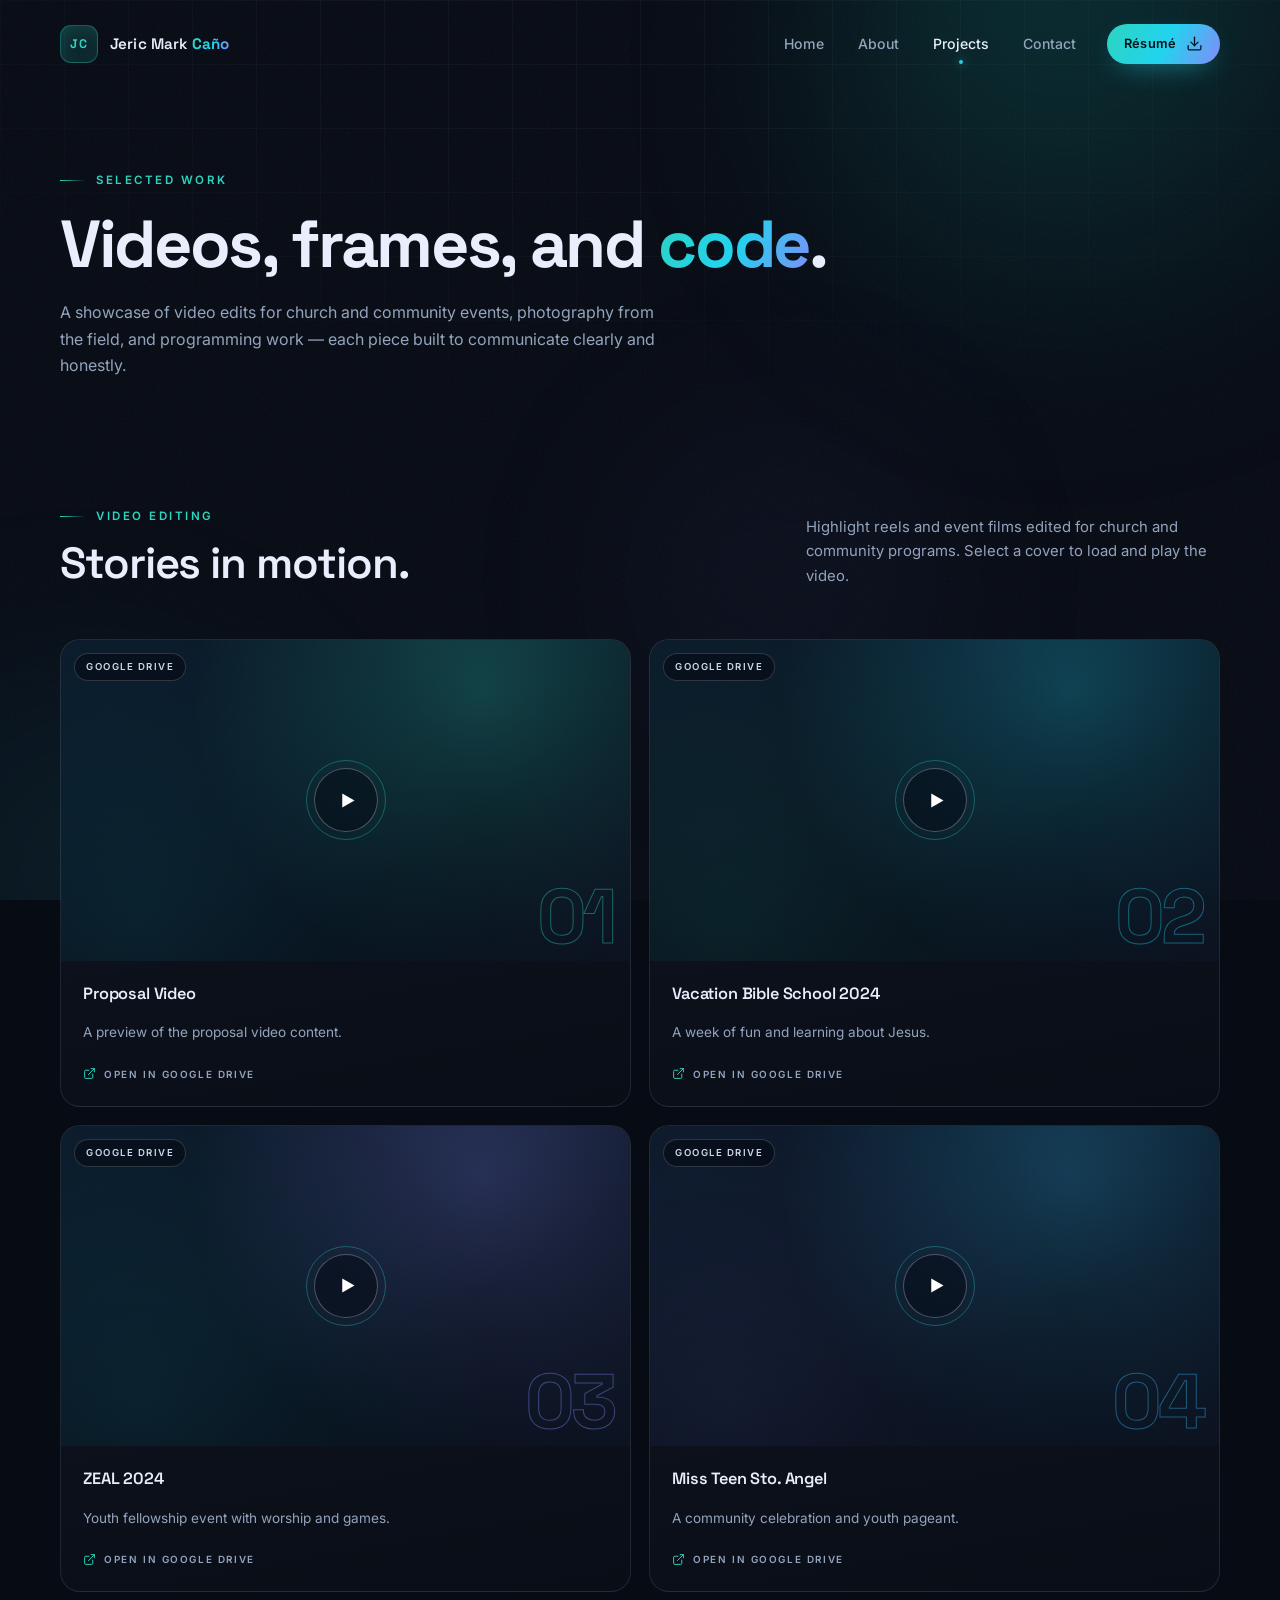
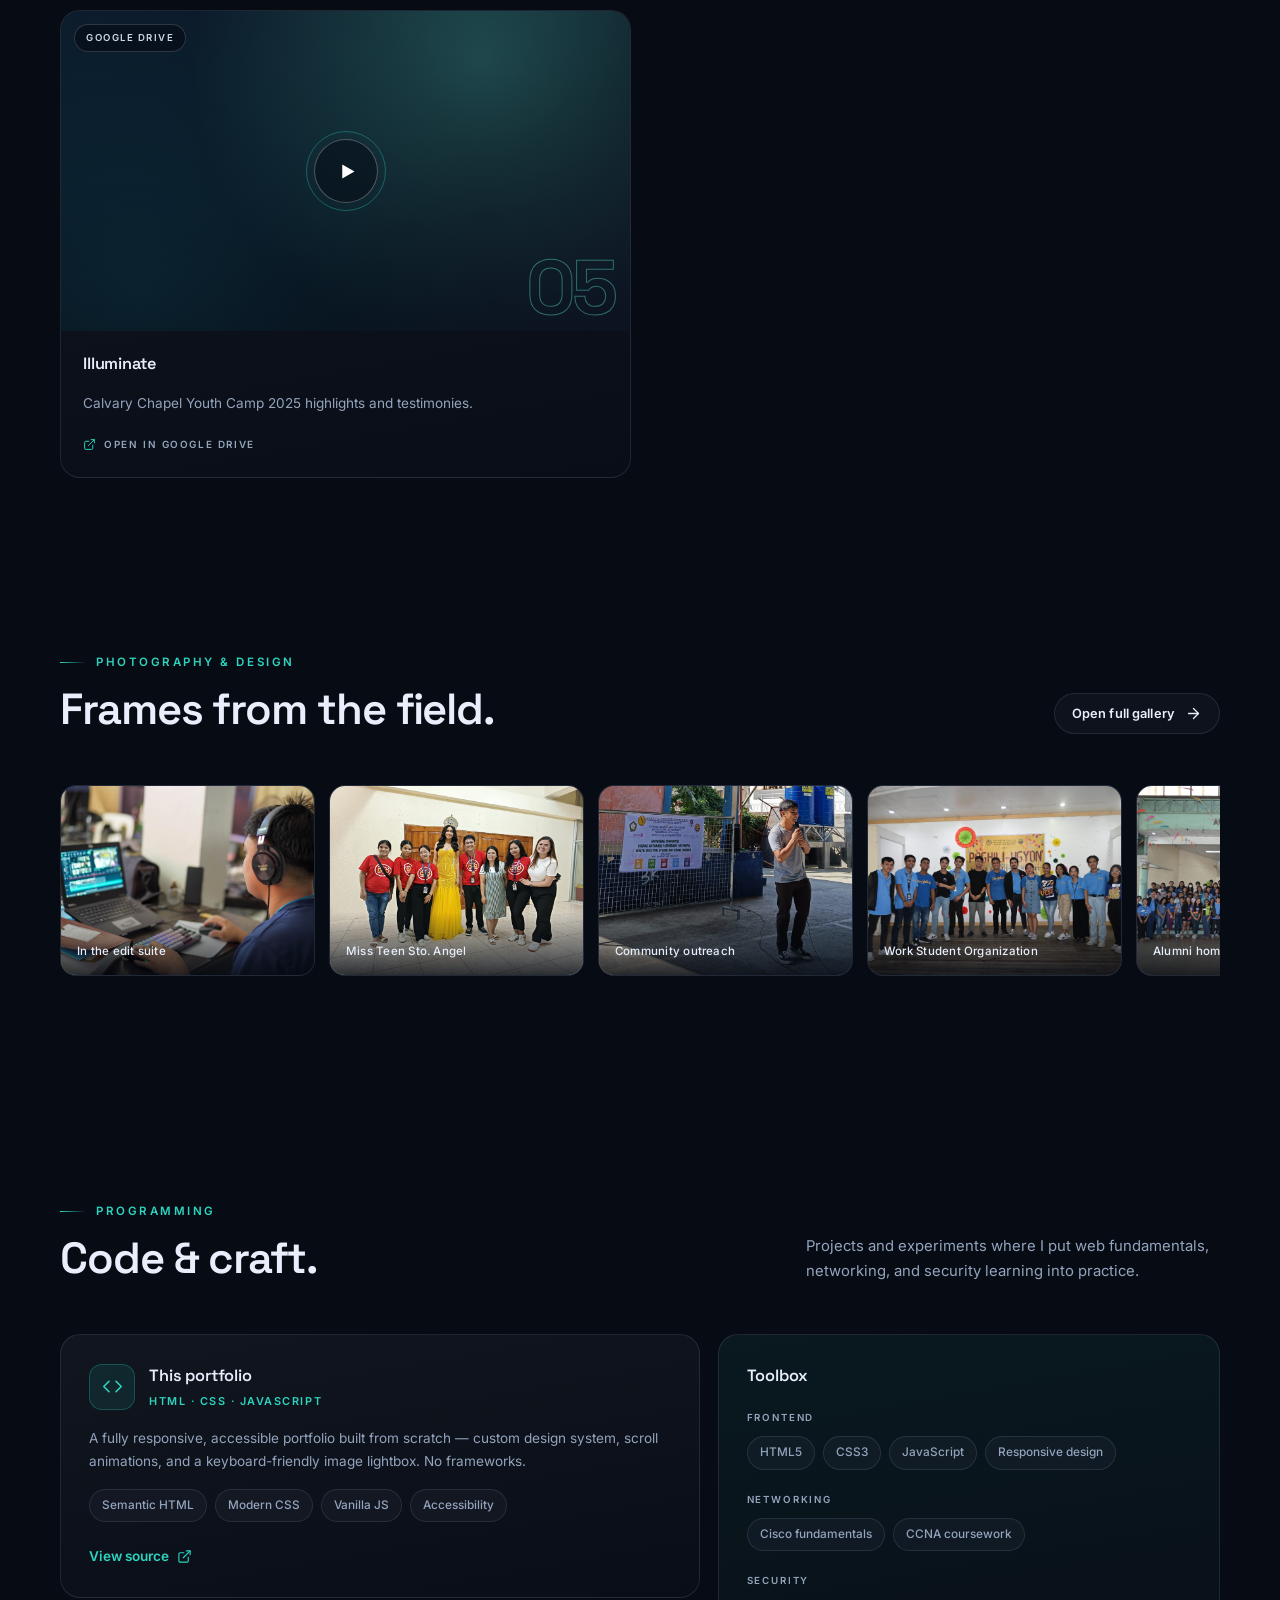
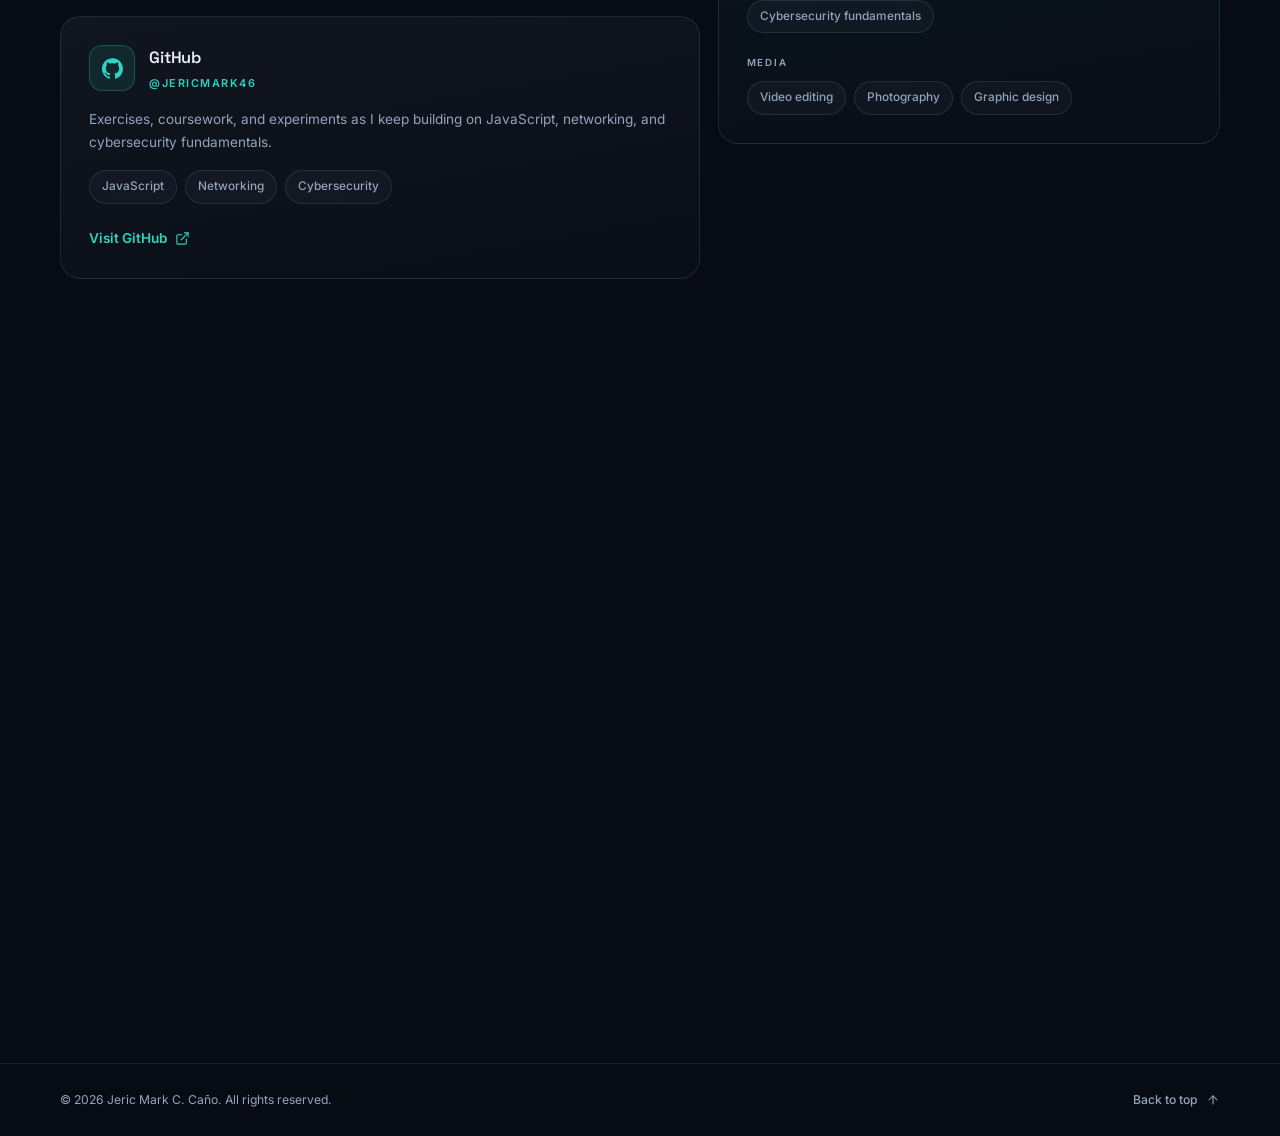
<file: projects.html>
<!DOCTYPE html>
<html lang="en">

<head>
    <meta charset="UTF-8">
    <meta name="viewport" content="width=device-width, initial-scale=1">
    <title>Projects — Jeric Mark Caño</title>
    <meta name="description"
        content="Selected work by Jeric Mark Caño — video edits for church and community events, photography, design, and programming projects.">
    <meta name="theme-color" content="#070b14">
    <meta property="og:type" content="website">
    <meta property="og:title" content="Projects — Jeric Mark Caño">
    <meta property="og:description"
        content="Video edits, photography, design, and code — a showcase of work for church and community events.">
    <meta property="og:image" content="img/opt/gallery2.jpg">
    <link rel="icon"
        href="data:image/svg+xml,%3Csvg xmlns='http://www.w3.org/2000/svg' viewBox='0 0 64 64'%3E%3Crect width='64' height='64' rx='15' fill='%230a1220'/%3E%3Ctext x='32' y='43' font-family='Arial,sans-serif' font-size='25' font-weight='700' fill='%232dd4bf' text-anchor='middle'%3EJC%3C/text%3E%3C/svg%3E">
    <link rel="preconnect" href="https://fonts.googleapis.com">
    <link rel="preconnect" href="https://fonts.gstatic.com" crossorigin>
    <link
        href="https://fonts.googleapis.com/css2?family=Inter:wght@400;500;600;700&family=Space+Grotesk:wght@500;600;700&display=swap"
        rel="stylesheet">
    <link rel="stylesheet" href="style.css">
    <script src="script.js" defer></script>
    <noscript>
        <style>
            .reveal {
                opacity: 1;
                transform: none;
            }
        </style>
    </noscript>
</head>

<body id="top">

    <svg class="svg-sprite" aria-hidden="true" focusable="false">
        <symbol id="i-linkedin" viewBox="0 0 24 24" fill="currentColor">
            <path
                d="M20.447 20.452h-3.554v-5.569c0-1.328-.027-3.037-1.852-3.037-1.853 0-2.136 1.445-2.136 2.939v5.667H9.351V9h3.414v1.561h.046c.477-.9 1.637-1.85 3.37-1.85 3.601 0 4.267 2.37 4.267 5.455v6.286zM5.337 7.433c-1.144 0-2.063-.926-2.063-2.065 0-1.138.92-2.063 2.063-2.063 1.14 0 2.064.925 2.064 2.063 0 1.139-.925 2.065-2.064 2.065zm1.782 13.019H3.555V9h3.564v11.452zM22.225 0H1.771C.792 0 0 .774 0 1.729v20.542C0 23.227.792 24 1.771 24h20.451C23.2 24 24 23.227 24 22.271V1.729C24 .774 23.2 0 22.222 0h.003z" />
        </symbol>
        <symbol id="i-github" viewBox="0 0 24 24" fill="currentColor">
            <path
                d="M12 .297c-6.63 0-12 5.373-12 12 0 5.303 3.438 9.8 8.205 11.385.6.113.82-.258.82-.577 0-.285-.01-1.04-.015-2.04-3.338.724-4.042-1.61-4.042-1.61C4.422 18.07 3.633 17.7 3.633 17.7c-1.087-.744.084-.729.084-.729 1.205.084 1.838 1.236 1.838 1.236 1.07 1.835 2.809 1.305 3.495.998.108-.776.417-1.305.76-1.605-2.665-.3-5.466-1.332-5.466-5.93 0-1.31.465-2.38 1.235-3.22-.135-.303-.54-1.523.105-3.176 0 0 1.005-.322 3.3 1.23.96-.267 1.98-.399 3-.405 1.02.006 2.04.138 3 .405 2.28-1.552 3.285-1.23 3.285-1.23.645 1.653.24 2.873.12 3.176.765.84 1.23 1.91 1.23 3.22 0 4.61-2.805 5.625-5.475 5.92.42.36.81 1.096.81 2.22 0 1.606-.015 2.896-.015 3.286 0 .315.21.69.825.57C20.565 22.092 24 17.592 24 12.297c0-6.627-5.373-12-12-12" />
        </symbol>
        <symbol id="i-facebook" viewBox="0 0 24 24" fill="currentColor">
            <path
                d="M24 12.073c0-6.627-5.373-12-12-12s-12 5.373-12 12c0 5.99 4.388 10.954 10.125 11.854v-8.385H7.078v-3.47h3.047V9.43c0-3.007 1.792-4.669 4.533-4.669 1.312 0 2.686.235 2.686.235v2.953H15.83c-1.491 0-1.956.925-1.956 1.874v2.25h3.328l-.532 3.47h-2.796v8.385C19.612 23.027 24 18.062 24 12.073z" />
        </symbol>
        <symbol id="i-arrow-right" viewBox="0 0 24 24" fill="none" stroke="currentColor" stroke-width="1.8"
            stroke-linecap="round" stroke-linejoin="round">
            <line x1="5" y1="12" x2="19" y2="12" />
            <polyline points="12 5 19 12 12 19" />
        </symbol>
        <symbol id="i-arrow-up" viewBox="0 0 24 24" fill="none" stroke="currentColor" stroke-width="1.8"
            stroke-linecap="round" stroke-linejoin="round">
            <line x1="12" y1="19" x2="12" y2="5" />
            <polyline points="5 12 12 5 19 12" />
        </symbol>
        <symbol id="i-download" viewBox="0 0 24 24" fill="none" stroke="currentColor" stroke-width="1.8"
            stroke-linecap="round" stroke-linejoin="round">
            <path d="M21 15v4a2 2 0 0 1-2 2H5a2 2 0 0 1-2-2v-4" />
            <polyline points="7 10 12 15 17 10" />
            <line x1="12" y1="15" x2="12" y2="3" />
        </symbol>
        <symbol id="i-play" viewBox="0 0 24 24" fill="currentColor">
            <polygon points="6 4 20 12 6 20 6 4" />
        </symbol>
        <symbol id="i-external" viewBox="0 0 24 24" fill="none" stroke="currentColor" stroke-width="1.8"
            stroke-linecap="round" stroke-linejoin="round">
            <path d="M18 13v6a2 2 0 0 1-2 2H5a2 2 0 0 1-2-2V8a2 2 0 0 1 2-2h6" />
            <polyline points="15 3 21 3 21 9" />
            <line x1="10" y1="14" x2="21" y2="3" />
        </symbol>
        <symbol id="i-video" viewBox="0 0 24 24" fill="none" stroke="currentColor" stroke-width="1.8"
            stroke-linecap="round" stroke-linejoin="round">
            <polygon points="23 7 16 12 23 17 23 7" />
            <rect x="1" y="5" width="15" height="14" rx="2" ry="2" />
        </symbol>
        <symbol id="i-code" viewBox="0 0 24 24" fill="none" stroke="currentColor" stroke-width="1.8"
            stroke-linecap="round" stroke-linejoin="round">
            <polyline points="16 18 22 12 16 6" />
            <polyline points="8 6 2 12 8 18" />
        </symbol>
        <symbol id="i-camera" viewBox="0 0 24 24" fill="none" stroke="currentColor" stroke-width="1.8"
            stroke-linecap="round" stroke-linejoin="round">
            <path d="M23 19a2 2 0 0 1-2 2H3a2 2 0 0 1-2-2V8a2 2 0 0 1 2-2h4l2-3h6l2 3h4a2 2 0 0 1 2 2z" />
            <circle cx="12" cy="13" r="4" />
        </symbol>
        <symbol id="i-maximize" viewBox="0 0 24 24" fill="none" stroke="currentColor" stroke-width="1.8"
            stroke-linecap="round" stroke-linejoin="round">
            <path d="M8 3H5a2 2 0 0 0-2 2v3m18 0V5a2 2 0 0 0-2-2h-3m0 18h3a2 2 0 0 0 2-2v-3M3 16v3a2 2 0 0 0 2 2h3" />
        </symbol>
    </svg>

    <a class="skip-link" href="#main">Skip to content</a>
    <div class="progress" aria-hidden="true"><span></span></div>

    <div class="bg-canvas" aria-hidden="true">
        <div class="blob blob--one"></div>
        <div class="blob blob--two"></div>
        <div class="blob blob--three"></div>
    </div>

    <header class="header">
        <div class="container header-inner">
            <a class="logo" href="index.html" aria-label="Jeric Mark Caño — Home">
                <span class="logo-mark" aria-hidden="true">JC</span>
                <span class="logo-text">Jeric Mark <b>Caño</b></span>
            </a>
            <nav class="nav" id="nav" aria-label="Primary">
                <a href="index.html">Home</a>
                <a href="about.html">About</a>
                <a href="projects.html" aria-current="page">Projects</a>
                <a href="#contact">Contact</a>
                <a class="btn btn--primary btn--sm nav-resume" href="files/Cano-Resume.pdf" target="_blank"
                    rel="noopener">
                    Résumé
                    <svg aria-hidden="true" focusable="false"><use href="#i-download" /></svg>
                </a>
            </nav>
            <button class="nav-toggle" type="button" aria-label="Open menu" aria-expanded="false" aria-controls="nav">
                <span></span><span></span><span></span>
            </button>
        </div>
    </header>

    <main id="main">

        <!-- Page hero -->
        <section class="page-hero">
            <div class="container">
                <p class="eyebrow reveal">Selected work</p>
                <h1 class="reveal" style="--d:80ms">Videos, frames, and <span class="grad-text">code</span>.</h1>
                <p class="lede reveal" style="--d:160ms">
                    A showcase of video edits for church and community events, photography from the field, and
                    programming work — each piece built to communicate clearly and honestly.
                </p>
            </div>
        </section>

        <!-- Video projects -->
        <section class="section section--tight" id="videos">
            <div class="container">
                <div class="section-head reveal">
                    <div>
                        <p class="eyebrow">Video editing</p>
                        <h2>Stories in motion.</h2>
                    </div>
                    <p>Highlight reels and event films edited for church and community programs. Select a cover to
                        load and play the video.</p>
                </div>

                <div class="video-grid">
                    <article class="video-card card reveal" data-video="18il5edRPewyguKUYobNvPperTGA_eXRg"
                        data-title="Proposal Video" style="--d:0ms">
                        <div class="video-media" style="--tint:45,212,191;--tint-2:34,211,238">
                            <img src="https://drive.google.com/thumbnail?id=18il5edRPewyguKUYobNvPperTGA_eXRg&amp;sz=w1000"
                                alt="Proposal video cover" loading="lazy" onerror="this.remove()">
                            <span class="video-tag">Google Drive</span>
                            <span class="ghost-num" aria-hidden="true">01</span>
                            <button class="play" type="button" aria-label="Play Proposal Video">
                                <svg aria-hidden="true" focusable="false"><use href="#i-play" /></svg>
                            </button>
                        </div>
                        <div class="video-body">
                            <h3>Proposal Video</h3>
                            <p>A preview of the proposal video content.</p>
                            <a class="video-meta" href="https://drive.google.com/file/d/18il5edRPewyguKUYobNvPperTGA_eXRg/view"
                                target="_blank" rel="noopener">
                                <svg aria-hidden="true" focusable="false"><use href="#i-external" /></svg>
                                Open in Google Drive
                            </a>
                        </div>
                    </article>

                    <article class="video-card card reveal" data-video="1ymDcswPQG_1m0qVff0Gtlu2ggLy4e6_f"
                        data-title="Vacation Bible School 2024" style="--d:80ms">
                        <div class="video-media" style="--tint:34,211,238;--tint-2:45,212,191">
                            <span class="video-tag">Google Drive</span>
                            <span class="ghost-num" aria-hidden="true">02</span>
                            <button class="play" type="button" aria-label="Play Vacation Bible School 2024">
                                <svg aria-hidden="true" focusable="false"><use href="#i-play" /></svg>
                            </button>
                        </div>
                        <div class="video-body">
                            <h3>Vacation Bible School 2024</h3>
                            <p>A week of fun and learning about Jesus.</p>
                            <a class="video-meta" href="https://drive.google.com/file/d/1ymDcswPQG_1m0qVff0Gtlu2ggLy4e6_f/view"
                                target="_blank" rel="noopener">
                                <svg aria-hidden="true" focusable="false"><use href="#i-external" /></svg>
                                Open in Google Drive
                            </a>
                        </div>
                    </article>

                    <article class="video-card card reveal" data-video="17ye1W4ZlgXjRj3mStm4EWIz87OMKn4Ww"
                        data-title="ZEAL 2024" style="--d:0ms">
                        <div class="video-media" style="--tint:129,140,248;--tint-2:34,211,238">
                            <span class="video-tag">Google Drive</span>
                            <span class="ghost-num" aria-hidden="true">03</span>
                            <button class="play" type="button" aria-label="Play ZEAL 2024">
                                <svg aria-hidden="true" focusable="false"><use href="#i-play" /></svg>
                            </button>
                        </div>
                        <div class="video-body">
                            <h3>ZEAL 2024</h3>
                            <p>Youth fellowship event with worship and games.</p>
                            <a class="video-meta" href="https://drive.google.com/file/d/17ye1W4ZlgXjRj3mStm4EWIz87OMKn4Ww/view"
                                target="_blank" rel="noopener">
                                <svg aria-hidden="true" focusable="false"><use href="#i-external" /></svg>
                                Open in Google Drive
                            </a>
                        </div>
                    </article>

                    <article class="video-card card reveal" data-video="12baj4HAgReIpuqCSGlOwyEzdhqXecuTJ"
                        data-title="Miss Teen Sto. Angel" style="--d:80ms">
                        <div class="video-media" style="--tint:56,189,248;--tint-2:129,140,248">
                            <span class="video-tag">Google Drive</span>
                            <span class="ghost-num" aria-hidden="true">04</span>
                            <button class="play" type="button" aria-label="Play Miss Teen Sto. Angel">
                                <svg aria-hidden="true" focusable="false"><use href="#i-play" /></svg>
                            </button>
                        </div>
                        <div class="video-body">
                            <h3>Miss Teen Sto. Angel</h3>
                            <p>A community celebration and youth pageant.</p>
                            <a class="video-meta" href="https://drive.google.com/file/d/12baj4HAgReIpuqCSGlOwyEzdhqXecuTJ/view"
                                target="_blank" rel="noopener">
                                <svg aria-hidden="true" focusable="false"><use href="#i-external" /></svg>
                                Open in Google Drive
                            </a>
                        </div>
                    </article>

                    <article class="video-card card reveal" data-video="1WiNfksoVu-9IwI-IUUEZb1d6wXUobEfa"
                        data-title="Illuminate" style="--d:0ms">
                        <div class="video-media" style="--tint:94,234,212;--tint-2:34,211,238">
                            <span class="video-tag">Google Drive</span>
                            <span class="ghost-num" aria-hidden="true">05</span>
                            <button class="play" type="button" aria-label="Play Illuminate">
                                <svg aria-hidden="true" focusable="false"><use href="#i-play" /></svg>
                            </button>
                        </div>
                        <div class="video-body">
                            <h3>Illuminate</h3>
                            <p>Calvary Chapel Youth Camp 2025 highlights and testimonies.</p>
                            <a class="video-meta" href="https://drive.google.com/file/d/1WiNfksoVu-9IwI-IUUEZb1d6wXUobEfa/view"
                                target="_blank" rel="noopener">
                                <svg aria-hidden="true" focusable="false"><use href="#i-external" /></svg>
                                Open in Google Drive
                            </a>
                        </div>
                    </article>
                </div>
            </div>
        </section>

        <!-- Photography -->
        <section class="section" id="photography">
            <div class="container">
                <div class="section-head reveal">
                    <div>
                        <p class="eyebrow">Photography &amp; design</p>
                        <h2>Frames from the field.</h2>
                    </div>
                    <a class="btn btn--ghost btn--sm" href="about.html#gallery">
                        Open full gallery
                        <svg aria-hidden="true" focusable="false"><use href="#i-arrow-right" /></svg>
                    </a>
                </div>

                <div class="strip reveal" style="--d:80ms" tabindex="0" aria-label="Photography gallery">
                    <figure>
                        <img src="img/opt/gallery2.jpg" alt="Editing video footage at a laptop" width="1600"
                            height="1067" loading="lazy">
                        <figcaption>In the edit suite</figcaption>
                    </figure>
                    <figure>
                        <img src="img/opt/gallery4.jpg" alt="Miss Teen Sto. Angel pageant" width="1600" height="1200"
                            loading="lazy">
                        <figcaption>Miss Teen Sto. Angel</figcaption>
                    </figure>
                    <figure>
                        <img src="img/opt/gallery6.jpg" alt="Community outreach program" width="1600" height="1153"
                            loading="lazy">
                        <figcaption>Community outreach</figcaption>
                    </figure>
                    <figure>
                        <img src="img/opt/gallery5.jpg" alt="Work Student Organization event" width="1600"
                            height="1067" loading="lazy">
                        <figcaption>Work Student Organization</figcaption>
                    </figure>
                    <figure>
                        <img src="img/opt/gallery1.jpg" alt="CPU alumni homecoming group photo" width="1600"
                            height="1067" loading="lazy">
                        <figcaption>Alumni homecoming</figcaption>
                    </figure>
                    <figure>
                        <img src="img/opt/gallery3.jpg" alt="Church community gathering" width="1600" height="1066"
                            loading="lazy">
                        <figcaption>Church community</figcaption>
                    </figure>
                </div>
            </div>
        </section>

        <!-- Programming -->
        <section class="section" id="programming">
            <div class="container">
                <div class="section-head reveal">
                    <div>
                        <p class="eyebrow">Programming</p>
                        <h2>Code &amp; craft.</h2>
                    </div>
                    <p>Projects and experiments where I put web fundamentals, networking, and security learning into
                        practice.</p>
                </div>

                <div class="code-grid">
                    <div class="stack">
                        <article class="repo-card card reveal" style="--d:0ms">
                            <div class="repo-head">
                                <span class="icon-tile">
                                    <svg aria-hidden="true" focusable="false"><use href="#i-code" /></svg>
                                </span>
                                <div>
                                    <h3>This portfolio</h3>
                                    <p class="repo-meta">HTML · CSS · JavaScript</p>
                                </div>
                            </div>
                            <p>
                                A fully responsive, accessible portfolio built from scratch — custom design system,
                                scroll animations, and a keyboard-friendly image lightbox. No frameworks.
                            </p>
                            <div class="chip-row">
                                <span class="chip">Semantic HTML</span>
                                <span class="chip">Modern CSS</span>
                                <span class="chip">Vanilla JS</span>
                                <span class="chip">Accessibility</span>
                            </div>
                            <a class="link-arrow" href="https://github.com/jericmark46/jericmark46.github.io"
                                target="_blank" rel="noopener">
                                View source
                                <svg aria-hidden="true" focusable="false"><use href="#i-external" /></svg>
                            </a>
                        </article>

                        <article class="repo-card card reveal" style="--d:100ms">
                            <div class="repo-head">
                                <span class="icon-tile">
                                    <svg aria-hidden="true" focusable="false"><use href="#i-github" /></svg>
                                </span>
                                <div>
                                    <h3>GitHub</h3>
                                    <p class="repo-meta">@jericmark46</p>
                                </div>
                            </div>
                            <p>
                                Exercises, coursework, and experiments as I keep building on JavaScript, networking,
                                and cybersecurity fundamentals.
                            </p>
                            <div class="chip-row">
                                <span class="chip">JavaScript</span>
                                <span class="chip">Networking</span>
                                <span class="chip">Cybersecurity</span>
                            </div>
                            <a class="link-arrow" href="https://github.com/jericmark46" target="_blank" rel="noopener">
                                Visit GitHub
                                <svg aria-hidden="true" focusable="false"><use href="#i-external" /></svg>
                            </a>
                        </article>
                    </div>

                    <aside class="skill-panel reveal" style="--d:160ms" aria-label="Toolbox">
                        <h3>Toolbox</h3>
                        <div class="skill-group">
                            <h4>Frontend</h4>
                            <div class="chip-row">
                                <span class="chip">HTML5</span>
                                <span class="chip">CSS3</span>
                                <span class="chip">JavaScript</span>
                                <span class="chip">Responsive design</span>
                            </div>
                        </div>
                        <div class="skill-group">
                            <h4>Networking</h4>
                            <div class="chip-row">
                                <span class="chip">Cisco fundamentals</span>
                                <span class="chip">CCNA coursework</span>
                            </div>
                        </div>
                        <div class="skill-group">
                            <h4>Security</h4>
                            <div class="chip-row">
                                <span class="chip">Cybersecurity fundamentals</span>
                            </div>
                        </div>
                        <div class="skill-group">
                            <h4>Media</h4>
                            <div class="chip-row">
                                <span class="chip">Video editing</span>
                                <span class="chip">Photography</span>
                                <span class="chip">Graphic design</span>
                            </div>
                        </div>
                    </aside>
                </div>
            </div>
        </section>

        <!-- Contact -->
        <section class="section" id="contact">
            <div class="container">
                <div class="contact-card reveal">
                    <p class="eyebrow">Contact</p>
                    <h2>Let's create something that matters.</h2>
                    <p>
                        I'm open to opportunities in IT support, multimedia production, web development, and
                        community-driven projects. The fastest way to reach me is on LinkedIn.
                    </p>
                    <div class="contact-actions">
                        <a class="btn btn--primary" href="https://www.linkedin.com/in/jeric-mark-ca%C3%B1o-b09666157/"
                            target="_blank" rel="noopener">
                            <svg aria-hidden="true" focusable="false"><use href="#i-linkedin" /></svg>
                            Connect on LinkedIn
                        </a>
                        <a class="btn btn--ghost" href="https://github.com/jericmark46" target="_blank" rel="noopener">
                            <svg aria-hidden="true" focusable="false"><use href="#i-github" /></svg>
                            GitHub
                        </a>
                        <a class="btn btn--ghost" href="https://www.facebook.com/j3r1c.kr4m" target="_blank"
                            rel="noopener">
                            <svg aria-hidden="true" focusable="false"><use href="#i-facebook" /></svg>
                            Facebook
                        </a>
                        <a class="btn btn--ghost" href="files/Cano-Resume.pdf" target="_blank" rel="noopener">
                            <svg aria-hidden="true" focusable="false"><use href="#i-download" /></svg>
                            Résumé
                        </a>
                    </div>
                </div>
            </div>
        </section>

    </main>

    <footer class="footer">
        <div class="container footer-inner">
            <p>© <span id="year">2026</span> Jeric Mark C. Caño. All rights reserved.</p>
            <a class="to-top" href="#top">
                Back to top
                <svg aria-hidden="true" focusable="false"><use href="#i-arrow-up" /></svg>
            </a>
        </div>
    </footer>

</body>

</html>
</file>
<file: style.css>
/* ==========================================================================
   Jeric Mark Caño — Portfolio
   Dark premium design system
   ========================================================================== */

:root {
    --bg: #070b14;
    --bg-elev: #0b1220;
    --surface: rgba(148, 163, 184, 0.05);
    --surface-2: rgba(148, 163, 184, 0.09);
    --line: rgba(148, 163, 184, 0.16);
    --line-strong: rgba(148, 163, 184, 0.3);
    --text: #e8eefc;
    --muted: #93a4bd;
    --teal: #2dd4bf;
    --cyan: #22d3ee;
    --indigo: #818cf8;
    --grad: linear-gradient(115deg, #2dd4bf 0%, #22d3ee 52%, #818cf8 100%);
    --radius: 20px;
    --radius-sm: 14px;
    --font-body: "Inter", system-ui, -apple-system, "Segoe UI", sans-serif;
    --font-display: "Space Grotesk", "Inter", system-ui, sans-serif;
    --ease: cubic-bezier(0.22, 0.68, 0.22, 1);
    --header-h: 88px;
    --container: 1160px;
}

*,
*::before,
*::after {
    box-sizing: border-box;
    margin: 0;
    padding: 0;
}

html {
    font-size: 100%;
    scroll-behavior: smooth;
    scroll-padding-top: calc(var(--header-h) - 18px);
    -webkit-text-size-adjust: 100%;
}

body {
    min-height: 100vh;
    background: var(--bg);
    color: var(--text);
    font-family: var(--font-body);
    font-size: 1rem;
    line-height: 1.65;
    overflow-x: hidden;
    -webkit-font-smoothing: antialiased;
    text-rendering: optimizeLegibility;
}

body::before {
    content: "";
    position: fixed;
    inset: 0;
    z-index: 0;
    pointer-events: none;
    opacity: 0.045;
    background-image: url("data:image/svg+xml,%3Csvg xmlns='http://www.w3.org/2000/svg' width='180' height='180'%3E%3Cfilter id='n'%3E%3CfeTurbulence type='fractalNoise' baseFrequency='0.85' numOctaves='2' stitchTiles='stitch'/%3E%3C/filter%3E%3Crect width='180' height='180' filter='url(%23n)'/%3E%3C/svg%3E");
}

img,
svg,
iframe {
    display: block;
    max-width: 100%;
}

img {
    height: auto;
}

a {
    color: inherit;
    text-decoration: none;
}

button {
    font: inherit;
    color: inherit;
    background: none;
    border: 0;
    cursor: pointer;
}

ul,
ol {
    list-style: none;
}

::selection {
    background: rgba(45, 212, 191, 0.32);
    color: #ffffff;
}

:focus-visible {
    outline: 2px solid var(--teal);
    outline-offset: 3px;
    border-radius: 6px;
}

::-webkit-scrollbar {
    width: 10px;
    height: 10px;
}

::-webkit-scrollbar-track {
    background: #05080f;
}

::-webkit-scrollbar-thumb {
    background: #1c2b40;
    border: 2px solid #05080f;
    border-radius: 999px;
}

::-webkit-scrollbar-thumb:hover {
    background: #2c415d;
}

/* --------------------------------------------------------------------------
   Background atmosphere
   -------------------------------------------------------------------------- */

.bg-canvas {
    position: fixed;
    inset: 0;
    z-index: -1;
    overflow: hidden;
    pointer-events: none;
}

.bg-canvas::before {
    content: "";
    position: absolute;
    inset: 0;
    background-image:
        linear-gradient(rgba(148, 163, 184, 0.055) 1px, transparent 1px),
        linear-gradient(90deg, rgba(148, 163, 184, 0.055) 1px, transparent 1px);
    background-size: 64px 64px;
    -webkit-mask-image: radial-gradient(ellipse 95% 65% at 50% 0%, #000 25%, transparent 78%);
    mask-image: radial-gradient(ellipse 95% 65% at 50% 0%, #000 25%, transparent 78%);
}

.blob {
    position: absolute;
    border-radius: 50%;
    filter: blur(110px);
    opacity: 0.55;
    will-change: transform;
}

.blob--one {
    width: 52vw;
    height: 52vw;
    top: -20vw;
    right: -16vw;
    background: radial-gradient(circle at 35% 35%, rgba(13, 148, 136, 0.6), transparent 66%);
    animation: drift 26s var(--ease) infinite alternate;
}

.blob--two {
    width: 42vw;
    height: 42vw;
    bottom: -18vw;
    left: -14vw;
    background: radial-gradient(circle, rgba(34, 211, 238, 0.26), transparent 66%);
    animation: drift 32s var(--ease) infinite alternate-reverse;
}

.blob--three {
    width: 34vw;
    height: 34vw;
    top: 40%;
    left: 44%;
    background: radial-gradient(circle, rgba(129, 140, 248, 0.2), transparent 66%);
    animation: drift 38s var(--ease) infinite alternate;
}

/* --------------------------------------------------------------------------
   Utilities
   -------------------------------------------------------------------------- */

.container {
    width: min(var(--container), 92vw);
    margin-inline: auto;
}

.section {
    position: relative;
    padding-block: clamp(72px, 8vw, 116px);
}

.section--tight {
    padding-block: clamp(44px, 5vw, 72px);
}

.grad-text {
    background: var(--grad);
    -webkit-background-clip: text;
    background-clip: text;
    color: transparent;
}

.eyebrow {
    display: inline-flex;
    align-items: center;
    gap: 10px;
    font-size: 0.72rem;
    font-weight: 600;
    letter-spacing: 0.22em;
    text-transform: uppercase;
    color: var(--teal);
}

.eyebrow::before {
    content: "";
    width: 26px;
    height: 1px;
    background: linear-gradient(90deg, var(--teal), transparent);
}

.svg-sprite {
    position: absolute;
    width: 0;
    height: 0;
    overflow: hidden;
}

.skip-link {
    position: fixed;
    top: 12px;
    left: 12px;
    z-index: 300;
    padding: 10px 18px;
    border-radius: 10px;
    background: var(--teal);
    color: #04121a;
    font-weight: 600;
    transform: translateY(-160%);
    transition: transform 0.3s var(--ease);
}

.skip-link:focus {
    transform: none;
}

/* --------------------------------------------------------------------------
   Header & navigation
   -------------------------------------------------------------------------- */

.progress {
    position: fixed;
    inset: 0 0 auto;
    height: 2px;
    z-index: 120;
    pointer-events: none;
}

.progress span {
    display: block;
    height: 100%;
    background: var(--grad);
    transform: scaleX(0);
    transform-origin: left center;
    will-change: transform;
}

.header {
    position: fixed;
    inset: 0 0 auto;
    z-index: 100;
    transition: background 0.4s var(--ease), border-color 0.4s var(--ease);
    border-bottom: 1px solid transparent;
}

.header.is-scrolled {
    background: rgba(6, 10, 18, 0.78);
    -webkit-backdrop-filter: blur(18px);
    backdrop-filter: blur(18px);
    border-bottom-color: var(--line);
}

.header-inner {
    position: relative;
    display: flex;
    align-items: center;
    justify-content: space-between;
    gap: 20px;
    height: var(--header-h);
    transition: height 0.35s var(--ease);
}

.header.is-scrolled .header-inner {
    height: 70px;
}

.logo {
    display: inline-flex;
    align-items: center;
    gap: 12px;
    font-family: var(--font-display);
    font-size: 0.95rem;
    font-weight: 600;
    letter-spacing: 0.01em;
    white-space: nowrap;
}

.logo-mark {
    display: grid;
    place-items: center;
    width: 38px;
    height: 38px;
    border-radius: 11px;
    border: 1px solid rgba(45, 212, 191, 0.35);
    background: linear-gradient(150deg, rgba(45, 212, 191, 0.18), rgba(34, 211, 238, 0.05));
    color: var(--teal);
    font-size: 0.78rem;
    font-weight: 700;
    letter-spacing: 0.06em;
    box-shadow: inset 0 0 22px rgba(45, 212, 191, 0.14);
    flex: none;
}

.logo-text b {
    font-weight: 700;
    background: var(--grad);
    -webkit-background-clip: text;
    background-clip: text;
    color: transparent;
}

.nav {
    display: flex;
    align-items: center;
    gap: 4px;
}

.nav > a:not(.btn) {
    position: relative;
    padding: 9px 15px;
    border-radius: 999px;
    font-size: 0.88rem;
    font-weight: 500;
    color: var(--muted);
    transition: color 0.25s, background 0.25s;
}

.nav > a:not(.btn):hover {
    color: var(--text);
    background: var(--surface-2);
}

.nav > a[aria-current="page"] {
    color: var(--text);
}

.nav > a[aria-current="page"]::after {
    content: "";
    position: absolute;
    left: 50%;
    bottom: 1px;
    width: 4px;
    height: 4px;
    border-radius: 50%;
    background: var(--grad);
    transform: translateX(-50%);
    box-shadow: 0 0 10px rgba(45, 212, 191, 0.9);
}

.nav-resume {
    margin-left: 12px;
}

.nav-toggle {
    display: none;
    position: relative;
    width: 44px;
    height: 44px;
    flex: none;
    border: 1px solid var(--line);
    border-radius: 12px;
    background: rgba(11, 18, 32, 0.6);
}

.nav-toggle span {
    position: absolute;
    left: 11px;
    right: 11px;
    height: 2px;
    border-radius: 2px;
    background: var(--text);
    transition: transform 0.35s var(--ease), opacity 0.25s;
}

.nav-toggle span:nth-child(1) {
    top: 15px;
}

.nav-toggle span:nth-child(2) {
    top: 21px;
}

.nav-toggle span:nth-child(3) {
    top: 27px;
}

body.nav-open .nav-toggle span:nth-child(1) {
    transform: translateY(6px) rotate(45deg);
}

body.nav-open .nav-toggle span:nth-child(2) {
    opacity: 0;
}

body.nav-open .nav-toggle span:nth-child(3) {
    transform: translateY(-6px) rotate(-45deg);
}

/* --------------------------------------------------------------------------
   Buttons & chips
   -------------------------------------------------------------------------- */

.btn {
    display: inline-flex;
    align-items: center;
    justify-content: center;
    gap: 10px;
    padding: 13px 24px;
    border-radius: 999px;
    font-size: 0.9rem;
    font-weight: 600;
    letter-spacing: 0.01em;
    white-space: nowrap;
    transition: transform 0.3s var(--ease), box-shadow 0.3s var(--ease),
        background 0.3s, border-color 0.3s, color 0.3s;
}

.btn svg {
    width: 17px;
    height: 17px;
    flex: none;
}

.btn--primary {
    background: var(--grad);
    color: #04121a;
    box-shadow: 0 10px 28px -12px rgba(34, 211, 238, 0.65);
}

.btn--primary:hover {
    transform: translateY(-2px);
    box-shadow: 0 16px 34px -12px rgba(34, 211, 238, 0.8);
}

.btn--ghost {
    border: 1px solid var(--line);
    background: var(--surface);
    color: var(--text);
}

.btn--ghost:hover {
    transform: translateY(-2px);
    border-color: rgba(45, 212, 191, 0.45);
    background: rgba(45, 212, 191, 0.08);
}

.btn--sm {
    padding: 9px 17px;
    font-size: 0.8rem;
}

.chip-row {
    display: flex;
    flex-wrap: wrap;
    gap: 8px;
}

.chip {
    display: inline-flex;
    align-items: center;
    gap: 7px;
    padding: 6px 12px;
    border: 1px solid var(--line);
    border-radius: 999px;
    background: var(--surface);
    font-size: 0.74rem;
    font-weight: 500;
    color: var(--muted);
    transition: color 0.25s, border-color 0.25s;
}

.chip:hover {
    color: var(--teal);
    border-color: rgba(45, 212, 191, 0.4);
}

.link-arrow {
    display: inline-flex;
    align-items: center;
    gap: 8px;
    font-size: 0.85rem;
    font-weight: 600;
    color: var(--teal);
    transition: gap 0.25s var(--ease), color 0.25s;
}

.link-arrow svg {
    width: 15px;
    height: 15px;
    transition: transform 0.25s var(--ease);
}

.link-arrow:hover {
    color: var(--cyan);
    gap: 11px;
}

/* --------------------------------------------------------------------------
   Hero
   -------------------------------------------------------------------------- */

.hero {
    position: relative;
    display: flex;
    align-items: center;
    min-height: 100svh;
    padding-top: calc(var(--header-h) + 36px);
    padding-bottom: 64px;
    overflow: hidden;
}

.hero-grid {
    display: grid;
    grid-template-columns: minmax(0, 1.08fr) minmax(0, 0.92fr);
    gap: clamp(32px, 5vw, 76px);
    align-items: center;
}

.hero h1 {
    margin: 20px 0 10px;
    font-family: var(--font-display);
    font-size: clamp(2.9rem, 5.9vw, 5.4rem);
    font-weight: 700;
    line-height: 1.02;
    letter-spacing: -0.035em;
    max-width: 17ch;
}

.hero-role {
    display: flex;
    align-items: center;
    gap: 10px;
    min-height: 1.6em;
    font-family: var(--font-display);
    font-size: clamp(1.15rem, 2.2vw, 1.7rem);
    font-weight: 500;
    color: var(--muted);
}

.typed {
    color: var(--teal);
    font-weight: 600;
}

.typed-cursor {
    color: var(--cyan);
    animation: blink 1s step-end infinite;
}

.hero-lede {
    margin-top: 22px;
    max-width: 52ch;
    font-size: 1rem;
    color: var(--muted);
}

.hero-actions {
    display: flex;
    flex-wrap: wrap;
    gap: 13px;
    margin-top: 32px;
}

.hero-social {
    display: flex;
    align-items: center;
    gap: 10px;
    margin-top: 36px;
}

.hero-social a {
    display: grid;
    place-items: center;
    width: 42px;
    height: 42px;
    border: 1px solid var(--line);
    border-radius: 50%;
    background: var(--surface);
    color: var(--muted);
    transition: transform 0.3s var(--ease), color 0.3s, background 0.3s,
        border-color 0.3s, box-shadow 0.3s;
}

.hero-social a:hover {
    transform: translateY(-3px);
    color: #04121a;
    background: var(--grad);
    border-color: transparent;
    box-shadow: 0 12px 26px -10px rgba(34, 211, 238, 0.7);
}

.hero-social svg {
    width: 18px;
    height: 18px;
}

.social-divider {
    width: 1px;
    height: 22px;
    margin-inline: 8px;
    background: var(--line);
}

.hero-location {
    display: inline-flex;
    align-items: center;
    gap: 7px;
    font-size: 0.78rem;
    color: var(--muted);
}

.hero-location svg {
    width: 15px;
    height: 15px;
    color: var(--teal);
}

.hero-visual {
    position: relative;
    justify-self: center;
    width: min(410px, 88%);
}

.hero-visual::before {
    content: "";
    position: absolute;
    inset: 10% -8% -6%;
    z-index: -1;
    border-radius: 50%;
    background: radial-gradient(circle at 50% 45%, rgba(45, 212, 191, 0.3), transparent 65%);
    filter: blur(42px);
}

.hero-visual::after {
    content: "";
    position: absolute;
    top: -26px;
    right: -18px;
    width: 118px;
    height: 118px;
    border: 1px dashed rgba(45, 212, 191, 0.35);
    border-radius: 50%;
    animation: spinSlow 34s linear infinite;
    pointer-events: none;
}

.portrait {
    position: relative;
    aspect-ratio: 1 / 1.04;
    border-radius: 26px;
    overflow: hidden;
    border: 1px solid rgba(45, 212, 191, 0.32);
    box-shadow: 0 44px 90px -36px rgba(0, 0, 0, 0.9),
        0 0 0 1px rgba(255, 255, 255, 0.04) inset;
}

.portrait img {
    width: 100%;
    height: 100%;
    object-fit: cover;
    object-position: 50% 32%;
}

.portrait::after {
    content: "";
    position: absolute;
    inset: 0;
    background: linear-gradient(180deg, transparent 52%, rgba(5, 9, 16, 0.55));
    pointer-events: none;
}

.float-card {
    position: absolute;
    display: flex;
    align-items: center;
    gap: 11px;
    padding: 11px 15px;
    border: 1px solid var(--line-strong);
    border-radius: 14px;
    background: rgba(9, 15, 26, 0.82);
    -webkit-backdrop-filter: blur(16px);
    backdrop-filter: blur(16px);
    box-shadow: 0 20px 44px -20px rgba(0, 0, 0, 0.95);
    font-size: 0.78rem;
    animation: float 6.5s ease-in-out infinite;
}

.float-card svg {
    width: 17px;
    height: 17px;
    color: var(--teal);
    flex: none;
}

.float-card strong {
    display: block;
    font-family: var(--font-display);
    font-size: 0.79rem;
    font-weight: 600;
    line-height: 1.3;
}

.float-card small {
    display: block;
    font-size: 0.61rem;
    font-weight: 500;
    letter-spacing: 0.1em;
    text-transform: uppercase;
    color: var(--muted);
}

.float-card--a {
    top: 9%;
    left: -13%;
}

.float-card--b {
    right: -11%;
    bottom: 11%;
    animation-delay: -3.2s;
}

.scroll-cue {
    position: absolute;
    bottom: 20px;
    left: 50%;
    display: flex;
    flex-direction: column;
    align-items: center;
    gap: 9px;
    transform: translateX(-50%);
    font-size: 0.62rem;
    font-weight: 600;
    letter-spacing: 0.24em;
    text-transform: uppercase;
    color: var(--muted);
    transition: color 0.25s;
}

.scroll-cue:hover {
    color: var(--teal);
}

.cue-line {
    width: 1px;
    height: 34px;
    background: linear-gradient(180deg, var(--teal), transparent);
    animation: cue 2.2s ease-in-out infinite;
}

/* --------------------------------------------------------------------------
   Marquee
   -------------------------------------------------------------------------- */

.marquee {
    position: relative;
    overflow: hidden;
    padding-block: 17px;
    border-block: 1px solid var(--line);
    background: linear-gradient(90deg, rgba(45, 212, 191, 0.06), transparent 30%,
            transparent 70%, rgba(34, 211, 238, 0.06));
}

.marquee::before,
.marquee::after {
    content: "";
    position: absolute;
    top: 0;
    bottom: 0;
    width: 12vw;
    z-index: 2;
    pointer-events: none;
}

.marquee::before {
    left: 0;
    background: linear-gradient(90deg, var(--bg), transparent);
}

.marquee::after {
    right: 0;
    background: linear-gradient(270deg, var(--bg), transparent);
}

.marquee-track {
    display: flex;
    width: max-content;
    animation: marquee 34s linear infinite;
}

.marquee:hover .marquee-track {
    animation-play-state: paused;
}

.marquee-group {
    display: flex;
    align-items: center;
    gap: 46px;
    padding-right: 46px;
}

.marquee-group span {
    display: inline-flex;
    align-items: center;
    gap: 46px;
    font-family: var(--font-display);
    font-size: 0.74rem;
    font-weight: 500;
    letter-spacing: 0.24em;
    text-transform: uppercase;
    color: var(--muted);
    white-space: nowrap;
}

.marquee-group span::after {
    content: "";
    width: 5px;
    height: 5px;
    border-radius: 50%;
    background: rgba(45, 212, 191, 0.7);
    box-shadow: 0 0 10px rgba(45, 212, 191, 0.8);
}

/* --------------------------------------------------------------------------
   Section headings
   -------------------------------------------------------------------------- */

.section-head {
    display: flex;
    flex-wrap: wrap;
    align-items: flex-end;
    justify-content: space-between;
    gap: 22px;
    margin-bottom: clamp(32px, 4vw, 52px);
}

.section-head h2 {
    margin-top: 14px;
    font-family: var(--font-display);
    font-size: clamp(1.85rem, 3.4vw, 2.85rem);
    font-weight: 600;
    line-height: 1.1;
    letter-spacing: -0.025em;
    max-width: 22ch;
}

.section-head > p {
    max-width: 46ch;
    font-size: 0.93rem;
    color: var(--muted);
}

/* --------------------------------------------------------------------------
   Cards
   -------------------------------------------------------------------------- */

.grid-services {
    display: grid;
    grid-template-columns: repeat(4, minmax(0, 1fr));
    gap: 16px;
}

.card {
    position: relative;
    padding: 27px 25px;
    border: 1px solid var(--line);
    border-radius: var(--radius);
    background: linear-gradient(170deg, rgba(148, 163, 184, 0.07), rgba(148, 163, 184, 0.02));
    overflow: hidden;
    transition: transform 0.45s var(--ease), border-color 0.4s, box-shadow 0.45s;
}

.card::before {
    content: "";
    position: absolute;
    inset: 0;
    background: radial-gradient(320px circle at var(--cx, 50%) var(--cy, 0%),
            rgba(45, 212, 191, 0.13), transparent 70%);
    opacity: 0;
    transition: opacity 0.4s;
    pointer-events: none;
}

.card:hover {
    transform: translateY(-6px);
    border-color: rgba(45, 212, 191, 0.34);
    box-shadow: 0 30px 56px -32px rgba(0, 0, 0, 0.95);
}

.card:hover::before {
    opacity: 1;
}

.card > * {
    position: relative;
}

.icon-tile {
    display: grid;
    place-items: center;
    width: 46px;
    height: 46px;
    margin-bottom: 19px;
    border: 1px solid rgba(45, 212, 191, 0.26);
    border-radius: 13px;
    background: rgba(45, 212, 191, 0.1);
    color: var(--teal);
}

.icon-tile svg {
    width: 21px;
    height: 21px;
}

.card h3 {
    margin-bottom: 8px;
    font-family: var(--font-display);
    font-size: 1.02rem;
    font-weight: 600;
    letter-spacing: -0.01em;
}

.card p {
    font-size: 0.85rem;
    line-height: 1.7;
    color: var(--muted);
}

.cred-strip {
    display: grid;
    grid-template-columns: repeat(3, minmax(0, 1fr));
    gap: 14px;
    margin-top: 18px;
}

.cred {
    display: flex;
    align-items: center;
    gap: 15px;
    padding: 20px 22px;
    border: 1px solid var(--line);
    border-radius: var(--radius-sm);
    background: var(--surface);
}

.cred .dot {
    width: 8px;
    height: 8px;
    flex: none;
    border-radius: 50%;
    background: var(--grad);
    box-shadow: 0 0 14px rgba(45, 212, 191, 0.85);
}

.cred strong {
    display: block;
    font-family: var(--font-display);
    font-size: 0.86rem;
    font-weight: 600;
}

.cred span {
    display: block;
    font-size: 0.74rem;
    color: var(--muted);
}

/* --------------------------------------------------------------------------
   Split intro (about preview)
   -------------------------------------------------------------------------- */

.split-intro {
    display: grid;
    grid-template-columns: minmax(0, 0.78fr) minmax(0, 1.22fr);
    gap: clamp(30px, 5vw, 68px);
    align-items: center;
}

.split-photo {
    position: relative;
}

.split-photo .frame {
    position: relative;
    aspect-ratio: 3 / 3.7;
    border-radius: 24px;
    overflow: hidden;
    border: 1px solid var(--line);
    box-shadow: 0 40px 80px -40px rgba(0, 0, 0, 0.9);
}

.split-photo img {
    width: 100%;
    height: 100%;
    object-fit: cover;
    object-position: 50% 18%;
}

.split-photo .badge {
    position: absolute;
    right: -14px;
    bottom: 24px;
    display: flex;
    align-items: center;
    gap: 10px;
    padding: 12px 16px;
    border: 1px solid var(--line-strong);
    border-radius: 13px;
    background: rgba(9, 15, 26, 0.88);
    -webkit-backdrop-filter: blur(14px);
    backdrop-filter: blur(14px);
    font-size: 0.74rem;
    box-shadow: 0 20px 40px -20px rgba(0, 0, 0, 0.9);
}

.split-photo .badge svg {
    width: 17px;
    height: 17px;
    color: var(--teal);
    flex: none;
}

.split-photo .badge strong {
    display: block;
    font-family: var(--font-display);
    font-size: 0.78rem;
}

.split-photo .badge small {
    display: block;
    font-size: 0.62rem;
    letter-spacing: 0.1em;
    text-transform: uppercase;
    color: var(--muted);
}

.split-copy h2 {
    margin: 16px 0 18px;
    font-family: var(--font-display);
    font-size: clamp(1.8rem, 3.2vw, 2.6rem);
    font-weight: 600;
    line-height: 1.12;
    letter-spacing: -0.03em;
    max-width: 20ch;
}

.split-copy p {
    margin-bottom: 15px;
    max-width: 56ch;
    font-size: 0.94rem;
    color: var(--muted);
}

.split-copy .chip-row {
    margin: 22px 0 28px;
}

/* --------------------------------------------------------------------------
   Work teaser
   -------------------------------------------------------------------------- */

.work-grid {
    display: grid;
    grid-template-columns: repeat(3, minmax(0, 1fr));
    gap: 14px;
}

.work-card {
    position: relative;
    aspect-ratio: 16 / 10;
    border: 1px solid var(--line);
    border-radius: 16px;
    overflow: hidden;
    background:
        radial-gradient(circle at 72% 18%, rgba(var(--tint, 45, 212, 191), 0.25), transparent 55%),
        radial-gradient(circle at 15% 85%, rgba(var(--tint-2, 129, 140, 248), 0.16), transparent 60%),
        linear-gradient(150deg, #0d1b2d, #0a1220 60%, #131c30);
}

.work-play {
    position: absolute;
    top: 50%;
    left: 50%;
    z-index: 1;
    display: grid;
    place-items: center;
    width: 52px;
    height: 52px;
    border: 1px solid rgba(255, 255, 255, 0.22);
    border-radius: 50%;
    background: rgba(7, 12, 22, 0.5);
    -webkit-backdrop-filter: blur(8px);
    backdrop-filter: blur(8px);
    color: #fff;
    transform: translate(-50%, -50%);
    transition: background 0.35s, color 0.35s, border-color 0.35s, box-shadow 0.35s;
}

.work-play svg {
    width: 17px;
    height: 17px;
    margin-left: 2px;
    fill: currentColor;
}

.work-card:hover .work-play {
    background: var(--teal);
    border-color: transparent;
    color: #04121a;
    box-shadow: 0 0 34px rgba(45, 212, 191, 0.5);
}


.work-card img {
    width: 100%;
    height: 100%;
    object-fit: cover;
    opacity: 0.92;
    transition: transform 0.7s var(--ease), opacity 0.4s;
}

.work-card::after {
    content: "";
    position: absolute;
    inset: 0;
    background: linear-gradient(180deg, transparent 35%, rgba(4, 8, 15, 0.82));
    pointer-events: none;
}

.work-card:hover img {
    transform: scale(1.05);
}

.work-label {
    position: absolute;
    left: 0;
    right: 0;
    bottom: 0;
    z-index: 2;
    padding: 18px 20px;
}

.work-label small {
    display: block;
    margin-bottom: 3px;
    font-size: 0.62rem;
    font-weight: 600;
    letter-spacing: 0.18em;
    text-transform: uppercase;
    color: var(--teal);
}

.work-label strong {
    display: block;
    font-family: var(--font-display);
    font-size: 0.95rem;
    font-weight: 600;
}

/* --------------------------------------------------------------------------
   Page hero (about / projects)
   -------------------------------------------------------------------------- */

.page-hero {
    position: relative;
    padding-top: clamp(136px, 18vh, 188px);
    padding-bottom: clamp(36px, 5vw, 56px);
}

.page-hero h1 {
    margin-top: 20px;
    max-width: 24ch;
    font-family: var(--font-display);
    font-size: clamp(2.4rem, 5.2vw, 4.2rem);
    font-weight: 700;
    line-height: 1.04;
    letter-spacing: -0.035em;
}

.page-hero .lede {
    max-width: 60ch;
    margin-top: 20px;
    font-size: 1rem;
    color: var(--muted);
}

/* --------------------------------------------------------------------------
   About
   -------------------------------------------------------------------------- */

.about-grid {
    display: grid;
    grid-template-columns: minmax(0, 0.82fr) minmax(0, 1.18fr);
    gap: clamp(30px, 5vw, 64px);
    align-items: start;
}

.about-photo {
    position: sticky;
    top: 104px;
    border: 1px solid var(--line);
    border-radius: 24px;
    overflow: hidden;
    box-shadow: 0 40px 80px -40px rgba(0, 0, 0, 0.9);
}

.about-photo img {
    width: 100%;
    aspect-ratio: 3 / 3.6;
    object-fit: cover;
    object-position: 50% 20%;
}

.about-photo figcaption {
    display: flex;
    align-items: center;
    justify-content: space-between;
    gap: 12px;
    padding: 14px 18px;
    border-top: 1px solid var(--line);
    background: rgba(9, 15, 26, 0.7);
    font-size: 0.72rem;
    color: var(--muted);
    letter-spacing: 0.04em;
}

.about-copy h2 {
    margin-bottom: 18px;
    font-family: var(--font-display);
    font-size: clamp(1.7rem, 3vw, 2.4rem);
    font-weight: 600;
    line-height: 1.14;
    letter-spacing: -0.03em;
}

.about-copy p {
    margin-bottom: 16px;
    font-size: 0.95rem;
    color: var(--muted);
}

.about-copy p strong {
    color: var(--text);
    font-weight: 600;
}

.facts {
    display: grid;
    grid-template-columns: repeat(2, minmax(0, 1fr));
    gap: 12px;
    margin-top: 28px;
}

.fact {
    padding: 16px 18px;
    border: 1px solid var(--line);
    border-radius: var(--radius-sm);
    background: var(--surface);
}

.fact small {
    display: block;
    margin-bottom: 6px;
    font-size: 0.61rem;
    font-weight: 600;
    letter-spacing: 0.17em;
    text-transform: uppercase;
    color: var(--muted);
}

.fact strong {
    display: block;
    font-family: var(--font-display);
    font-size: 0.82rem;
    font-weight: 600;
    line-height: 1.5;
}

/* --------------------------------------------------------------------------
   Journey cards
   -------------------------------------------------------------------------- */

.story-grid {
    display: grid;
    grid-template-columns: repeat(3, minmax(0, 1fr));
    gap: 16px;
}

.story {
    display: flex;
    flex-direction: column;
    border: 1px solid var(--line);
    border-radius: var(--radius);
    overflow: hidden;
    background: linear-gradient(170deg, rgba(148, 163, 184, 0.06), rgba(148, 163, 184, 0.02));
    transition: transform 0.45s var(--ease), border-color 0.4s, box-shadow 0.45s;
}

.story:hover {
    transform: translateY(-6px);
    border-color: rgba(45, 212, 191, 0.32);
    box-shadow: 0 30px 56px -32px rgba(0, 0, 0, 0.95);
}

.story-media {
    position: relative;
    aspect-ratio: 4 / 3;
    overflow: hidden;
    background: var(--bg-elev);
}

.story-media img {
    width: 100%;
    height: 100%;
    object-fit: cover;
    transition: transform 0.7s var(--ease);
}

.story:hover .story-media img {
    transform: scale(1.05);
}

.story-num {
    position: absolute;
    top: 12px;
    left: 12px;
    display: grid;
    place-items: center;
    width: 34px;
    height: 34px;
    border-radius: 10px;
    border: 1px solid rgba(255, 255, 255, 0.16);
    background: rgba(6, 11, 20, 0.6);
    -webkit-backdrop-filter: blur(8px);
    backdrop-filter: blur(8px);
    font-family: var(--font-display);
    font-size: 0.72rem;
    font-weight: 600;
    letter-spacing: 0.06em;
    color: var(--teal);
}

.story-body {
    padding: 22px 24px 26px;
}

.story-body h3 {
    margin-bottom: 8px;
    font-family: var(--font-display);
    font-size: 1.05rem;
    font-weight: 600;
    letter-spacing: -0.01em;
}

.story-body p {
    font-size: 0.85rem;
    line-height: 1.7;
    color: var(--muted);
}

/* --------------------------------------------------------------------------
   Gallery
   -------------------------------------------------------------------------- */

.gallery {
    columns: 3 250px;
    column-gap: 14px;
}

.g-item {
    position: relative;
    break-inside: avoid;
    margin-bottom: 14px;
    border: 1px solid var(--line);
    border-radius: 16px;
    overflow: hidden;
    background: var(--bg-elev);
    cursor: zoom-in;
}

.g-item img {
    width: 100%;
    transition: transform 0.7s var(--ease);
}

.g-item::after {
    content: "";
    position: absolute;
    inset: 0;
    background: linear-gradient(180deg, transparent 42%, rgba(4, 8, 15, 0.8));
    opacity: 0;
    transition: opacity 0.4s;
    pointer-events: none;
}

.g-item figcaption {
    position: absolute;
    left: 0;
    right: 0;
    bottom: 0;
    z-index: 2;
    display: flex;
    align-items: center;
    justify-content: space-between;
    gap: 12px;
    padding: 16px 18px;
    font-size: 0.78rem;
    font-weight: 500;
    color: #eef4ff;
    opacity: 0;
    transform: translateY(8px);
    transition: opacity 0.4s var(--ease), transform 0.4s var(--ease);
    pointer-events: none;
}

.g-item .zoom {
    display: grid;
    place-items: center;
    width: 30px;
    height: 30px;
    flex: none;
    border: 1px solid rgba(255, 255, 255, 0.22);
    border-radius: 50%;
    background: rgba(255, 255, 255, 0.12);
    -webkit-backdrop-filter: blur(8px);
    backdrop-filter: blur(8px);
}

.g-item .zoom svg {
    width: 14px;
    height: 14px;
}

.g-item:hover img,
.g-item:focus-visible img {
    transform: scale(1.05);
}

.g-item:hover::after,
.g-item:hover figcaption,
.g-item:focus-visible::after,
.g-item:focus-visible figcaption {
    opacity: 1;
}

.g-item:hover figcaption,
.g-item:focus-visible figcaption {
    transform: none;
}

/* --------------------------------------------------------------------------
   Lightbox
   -------------------------------------------------------------------------- */

.lightbox {
    position: fixed;
    inset: 0;
    z-index: 200;
    display: grid;
    place-items: center;
    padding: clamp(16px, 4vw, 48px);
}

.lightbox[hidden] {
    display: none;
}

.lightbox-backdrop {
    position: absolute;
    inset: 0;
    background: rgba(3, 6, 12, 0.92);
    -webkit-backdrop-filter: blur(16px);
    backdrop-filter: blur(16px);
    opacity: 0;
    transition: opacity 0.25s;
}

.lightbox.is-open .lightbox-backdrop {
    opacity: 1;
}

.lightbox-figure {
    position: relative;
    z-index: 2;
    display: flex;
    flex-direction: column;
    align-items: center;
    gap: 14px;
    max-width: min(1100px, 92vw);
    opacity: 0;
    transform: scale(0.97);
    transition: opacity 0.3s var(--ease), transform 0.3s var(--ease);
}

.lightbox.is-open .lightbox-figure {
    opacity: 1;
    transform: none;
}

.lightbox-figure img {
    max-width: 100%;
    max-height: 76vh;
    border: 1px solid rgba(255, 255, 255, 0.1);
    border-radius: 14px;
    box-shadow: 0 40px 100px -30px #000;
    object-fit: contain;
}

.lightbox-figure figcaption {
    font-size: 0.8rem;
    letter-spacing: 0.02em;
    color: var(--muted);
    text-align: center;
}

.lightbox-btn {
    position: absolute;
    z-index: 3;
    display: grid;
    place-items: center;
    width: 46px;
    height: 46px;
    border: 1px solid var(--line);
    border-radius: 50%;
    background: rgba(10, 16, 28, 0.72);
    -webkit-backdrop-filter: blur(12px);
    backdrop-filter: blur(12px);
    color: var(--text);
    transition: background 0.25s, border-color 0.25s, transform 0.25s;
}

.lightbox-btn:hover {
    background: rgba(45, 212, 191, 0.16);
    border-color: rgba(45, 212, 191, 0.5);
}

.lightbox-btn svg {
    width: 19px;
    height: 19px;
}

.lightbox-close {
    top: 20px;
    right: 20px;
}

.lightbox-prev {
    top: 50%;
    left: clamp(10px, 2vw, 28px);
    transform: translateY(-50%);
}

.lightbox-next {
    top: 50%;
    right: clamp(10px, 2vw, 28px);
    transform: translateY(-50%);
}

.lightbox-prev:hover,
.lightbox-next:hover {
    transform: translateY(-50%) scale(1.06);
}

.lightbox-count {
    position: absolute;
    top: 28px;
    left: 30px;
    z-index: 3;
    font-size: 0.68rem;
    font-weight: 600;
    letter-spacing: 0.22em;
    color: var(--muted);
}

body.lightbox-open {
    overflow: hidden;
}

/* --------------------------------------------------------------------------
   Projects — videos
   -------------------------------------------------------------------------- */

.video-grid {
    display: grid;
    grid-template-columns: repeat(2, minmax(0, 1fr));
    gap: 18px;
}

.video-card {
    display: flex;
    flex-direction: column;
    padding: 0;
    border-radius: var(--radius);
    overflow: hidden;
}

.video-card .video-media {
    position: relative;
    aspect-ratio: 16 / 9;
    overflow: hidden;
    background:
        radial-gradient(circle at 74% 16%, rgba(var(--tint, 45, 212, 191), 0.3), transparent 58%),
        radial-gradient(circle at 14% 88%, rgba(var(--tint-2, 129, 140, 248), 0.16), transparent 62%),
        linear-gradient(145deg, #0c1a2b, #0a1220 65%, #131c30);
}

.ghost-num {
    position: absolute;
    right: 16px;
    bottom: 6px;
    z-index: 1;
    font-family: var(--font-display);
    font-size: clamp(3.2rem, 7vw, 4.8rem);
    font-weight: 700;
    line-height: 1;
    letter-spacing: -0.05em;
    color: transparent;
    -webkit-text-stroke: 1px rgba(var(--tint, 45, 212, 191), 0.42);
    pointer-events: none;
    user-select: none;
}

.work-card .ghost-num {
    top: 10px;
    bottom: auto;
}

.video-media img {
    width: 100%;
    height: 100%;
    object-fit: cover;
    transition: transform 0.7s var(--ease), opacity 0.4s;
}

.video-media::after {
    content: "";
    position: absolute;
    inset: 0;
    background: linear-gradient(180deg, rgba(4, 8, 15, 0.12), rgba(4, 8, 15, 0.45));
    pointer-events: none;
}

.video-card:hover .video-media img {
    transform: scale(1.04);
}

.video-media iframe {
    position: absolute;
    inset: 0;
    z-index: 3;
    width: 100%;
    height: 100%;
    border: 0;
}

.play {
    position: absolute;
    inset: 0;
    z-index: 2;
    display: grid;
    place-items: center;
    margin: auto;
    width: 64px;
    height: 64px;
    border: 1px solid rgba(255, 255, 255, 0.28);
    border-radius: 50%;
    background: rgba(7, 12, 22, 0.55);
    -webkit-backdrop-filter: blur(10px);
    backdrop-filter: blur(10px);
    color: #fff;
    transition: transform 0.35s var(--ease), background 0.35s, color 0.35s,
        border-color 0.35s, box-shadow 0.35s;
}

.play svg {
    width: 21px;
    height: 21px;
    margin-left: 3px;
    fill: currentColor;
}

.play::before {
    content: "";
    position: absolute;
    inset: -9px;
    border: 1px solid rgba(45, 212, 191, 0.35);
    border-radius: 50%;
    animation: pulse 2.6s ease-out infinite;
}

.video-card:hover .play {
    transform: scale(1.08);
    background: var(--teal);
    border-color: transparent;
    color: #04121a;
    box-shadow: 0 0 44px rgba(45, 212, 191, 0.55);
}

.video-tag {
    position: absolute;
    top: 13px;
    left: 13px;
    z-index: 2;
    padding: 5px 11px;
    border: 1px solid rgba(255, 255, 255, 0.16);
    border-radius: 999px;
    background: rgba(6, 11, 20, 0.62);
    -webkit-backdrop-filter: blur(8px);
    backdrop-filter: blur(8px);
    font-size: 0.6rem;
    font-weight: 600;
    letter-spacing: 0.16em;
    text-transform: uppercase;
    color: #cbd7e8;
}

.video-body {
    display: flex;
    flex-direction: column;
    gap: 6px;
    flex: 1;
    padding: 20px 22px 24px;
}

.video-body h3 {
    font-family: var(--font-display);
    font-size: 1.02rem;
    font-weight: 600;
    letter-spacing: -0.01em;
}

.video-body p {
    font-size: 0.85rem;
    color: var(--muted);
}

.video-meta {
    display: flex;
    align-items: center;
    gap: 8px;
    margin-top: auto;
    padding-top: 15px;
    font-size: 0.62rem;
    font-weight: 600;
    letter-spacing: 0.16em;
    text-transform: uppercase;
    color: var(--muted);
    transition: color 0.25s;
}

.video-meta:hover {
    color: var(--teal);
}

.video-meta svg {
    width: 13px;
    height: 13px;
    color: var(--teal);
}

/* --------------------------------------------------------------------------
   Photo strip
   -------------------------------------------------------------------------- */

.strip {
    display: grid;
    grid-auto-flow: column;
    grid-auto-columns: minmax(255px, 1fr);
    gap: 14px;
    overflow-x: auto;
    padding-bottom: 12px;
    scroll-snap-type: x mandatory;
    scrollbar-width: thin;
    scrollbar-color: #24344b transparent;
}

.strip figure {
    position: relative;
    aspect-ratio: 4 / 3;
    border: 1px solid var(--line);
    border-radius: 16px;
    overflow: hidden;
    scroll-snap-align: start;
    background: var(--bg-elev);
}

.strip img {
    width: 100%;
    height: 100%;
    object-fit: cover;
    transition: transform 0.7s var(--ease);
}

.strip figure:hover img {
    transform: scale(1.06);
}

.strip figcaption {
    position: absolute;
    left: 0;
    right: 0;
    bottom: 0;
    padding: 30px 16px 14px;
    background: linear-gradient(180deg, transparent, rgba(4, 8, 15, 0.82));
    font-size: 0.72rem;
    font-weight: 500;
    color: #e6eefc;
    letter-spacing: 0.02em;
}

/* --------------------------------------------------------------------------
   Programming / toolbox
   -------------------------------------------------------------------------- */

.code-grid {
    display: grid;
    grid-template-columns: minmax(0, 1.12fr) minmax(0, 0.88fr);
    gap: 18px;
    align-items: start;
}

.stack {
    display: grid;
    gap: 18px;
}

.repo-card {
    padding: 28px;
}

.repo-head {
    display: flex;
    align-items: center;
    gap: 14px;
    margin-bottom: 16px;
}

.repo-head .icon-tile {
    margin-bottom: 0;
}

.repo-head h3 {
    margin-bottom: 2px;
    font-size: 1.02rem;
}

.repo-meta {
    font-size: 0.68rem !important;
    font-weight: 600;
    letter-spacing: 0.14em;
    text-transform: uppercase;
    color: var(--teal) !important;
}

.repo-card > p {
    margin-bottom: 16px;
}

.repo-card .chip-row {
    margin-bottom: 20px;
}

.skill-panel {
    padding: 28px;
    border: 1px solid var(--line);
    border-radius: var(--radius);
    background: linear-gradient(170deg, rgba(45, 212, 191, 0.07), rgba(148, 163, 184, 0.02));
}

.skill-panel h3 {
    margin-bottom: 20px;
    font-family: var(--font-display);
    font-size: 1.02rem;
    font-weight: 600;
}

.skill-group + .skill-group {
    margin-top: 22px;
}

.skill-group h4 {
    margin-bottom: 10px;
    font-size: 0.61rem;
    font-weight: 600;
    letter-spacing: 0.19em;
    text-transform: uppercase;
    color: var(--muted);
}

/* --------------------------------------------------------------------------
   Contact & footer
   -------------------------------------------------------------------------- */

.contact-card {
    position: relative;
    overflow: hidden;
    padding: clamp(36px, 6vw, 76px);
    border: 1px solid rgba(45, 212, 191, 0.24);
    border-radius: 28px;
    background: linear-gradient(160deg, rgba(45, 212, 191, 0.1), rgba(129, 140, 248, 0.06) 55%,
            rgba(10, 16, 28, 0.25));
    text-align: center;
}

.contact-card::before,
.contact-card::after {
    content: "";
    position: absolute;
    border-radius: 50%;
    filter: blur(70px);
    pointer-events: none;
}

.contact-card::before {
    width: 320px;
    height: 320px;
    top: -160px;
    left: -90px;
    background: rgba(45, 212, 191, 0.22);
}

.contact-card::after {
    width: 280px;
    height: 280px;
    right: -80px;
    bottom: -150px;
    background: rgba(129, 140, 248, 0.18);
}

.contact-card > * {
    position: relative;
    z-index: 1;
}

.contact-card .eyebrow {
    justify-content: center;
}

.contact-card h2 {
    margin: 16px auto 14px;
    max-width: 24ch;
    font-family: var(--font-display);
    font-size: clamp(1.9rem, 4.2vw, 3.1rem);
    font-weight: 700;
    line-height: 1.06;
    letter-spacing: -0.035em;
    text-wrap: balance;
}

.contact-card > p {
    max-width: 56ch;
    margin-inline: auto;
    font-size: 0.94rem;
    color: var(--muted);
}

.contact-actions {
    display: flex;
    flex-wrap: wrap;
    justify-content: center;
    gap: 12px;
    margin-top: 30px;
}

.footer {
    border-top: 1px solid var(--line);
    padding-block: 26px;
}

.footer-inner {
    display: flex;
    flex-wrap: wrap;
    align-items: center;
    justify-content: space-between;
    gap: 14px;
    font-size: 0.76rem;
    color: var(--muted);
}

.footer-inner a {
    color: var(--muted);
    transition: color 0.25s;
}

.footer-inner a:hover {
    color: var(--teal);
}

.to-top {
    display: inline-flex;
    align-items: center;
    gap: 8px;
    font-weight: 500;
}

.to-top svg {
    width: 14px;
    height: 14px;
}

/* --------------------------------------------------------------------------
   Motion
   -------------------------------------------------------------------------- */

.reveal {
    opacity: 0;
    transform: translateY(22px);
    transition: opacity 0.8s var(--ease), transform 0.8s var(--ease);
    transition-delay: var(--d, 0ms);
}

.reveal.is-in {
    opacity: 1;
    transform: none;
}

@keyframes drift {
    from {
        transform: translate3d(0, 0, 0) scale(1);
    }

    to {
        transform: translate3d(4vw, 3vw, 0) scale(1.12);
    }
}

@keyframes float {

    0%,
    100% {
        transform: translateY(0);
    }

    50% {
        transform: translateY(-10px);
    }
}

@keyframes spinSlow {
    to {
        transform: rotate(360deg);
    }
}

@keyframes cue {

    0%,
    100% {
        transform: scaleY(1);
        opacity: 1;
    }

    50% {
        transform: scaleY(0.55);
        opacity: 0.4;
    }
}

@keyframes blink {

    0%,
    100% {
        opacity: 1;
    }

    50% {
        opacity: 0;
    }
}

@keyframes marquee {
    to {
        transform: translateX(-50%);
    }
}

@keyframes pulse {
    0% {
        transform: scale(0.9);
        opacity: 0.7;
    }

    100% {
        transform: scale(1.5);
        opacity: 0;
    }
}

/* --------------------------------------------------------------------------
   Responsive
   -------------------------------------------------------------------------- */

@media (max-width: 1060px) {
    .grid-services {
        grid-template-columns: repeat(2, minmax(0, 1fr));
    }

    .about-grid {
        grid-template-columns: 1fr;
    }

    .about-photo {
        position: relative;
        top: 0;
        max-width: 420px;
    }

    .code-grid {
        grid-template-columns: 1fr;
    }
}

@media (max-width: 900px) {
    :root {
        --header-h: 76px;
    }

    .nav-toggle {
        display: block;
    }

    .nav {
        position: absolute;
        top: calc(100% + 10px);
        left: 0;
        right: 0;
        flex-direction: column;
        align-items: stretch;
        gap: 4px;
        padding: 14px;
        border: 1px solid var(--line);
        border-radius: 18px;
        background: rgba(8, 13, 23, 0.96);
        -webkit-backdrop-filter: blur(22px);
        backdrop-filter: blur(22px);
        box-shadow: 0 34px 70px -24px #000;
        opacity: 0;
        visibility: hidden;
        transform: translateY(-8px);
        transition: opacity 0.3s var(--ease), transform 0.3s var(--ease), visibility 0.3s;
    }

    body.nav-open .nav {
        opacity: 1;
        visibility: visible;
        transform: none;
    }

    .nav > a:not(.btn) {
        padding: 13px 14px;
        border-radius: 12px;
        font-size: 1rem;
        font-family: var(--font-display);
        color: var(--text);
    }

    .nav > a[aria-current="page"]::after {
        left: auto;
        right: 16px;
        bottom: 50%;
    }

    .nav-resume {
        margin: 8px 0 0;
    }

    .hero {
        min-height: auto;
        padding-top: calc(var(--header-h) + 64px);
        padding-bottom: 72px;
    }

    .hero-grid {
        grid-template-columns: 1fr;
        text-align: center;
    }

    .hero h1 {
        margin-inline: auto;
        max-width: 15ch;
    }

    .hero-role {
        justify-content: center;
    }

    .hero-lede {
        margin-inline: auto;
    }

    .hero-actions,
    .hero-social {
        justify-content: center;
    }

    .hero-visual {
        order: -1;
        width: min(330px, 80%);
    }

    .float-card--a {
        left: -8%;
    }

    .float-card--b {
        right: -7%;
    }

    .scroll-cue {
        display: none;
    }

    .section-head {
        align-items: flex-start;
        flex-direction: column;
    }

    .split-intro {
        grid-template-columns: 1fr;
    }

    .split-photo {
        max-width: 380px;
        margin-inline: auto;
    }

    .story-grid {
        grid-template-columns: 1fr;
    }

    .video-grid {
        grid-template-columns: 1fr;
    }

    .work-grid {
        grid-template-columns: 1fr;
    }

    .work-card {
        aspect-ratio: 16 / 8;
    }
}

@media (max-width: 720px) {
    .cred-strip {
        grid-template-columns: 1fr;
    }

    .section-head > p {
        max-width: 100%;
    }

    .about-photo {
        max-width: 100%;
    }

    .about-photo img {
        aspect-ratio: 4 / 4.4;
    }

    .lightbox-prev {
        left: 6px;
    }

    .lightbox-next {
        right: 6px;
    }

    .lightbox-btn {
        width: 40px;
        height: 40px;
    }

    .lightbox-count {
        top: 24px;
        left: 20px;
    }

    .lightbox-close {
        top: 16px;
        right: 16px;
    }
}

@media (max-width: 560px) {
    .logo-text {
        display: none;
    }

    .hero h1 {
        font-size: clamp(2.5rem, 11vw, 3.4rem);
    }

    .hero-role {
        flex-wrap: wrap;
        font-size: 1.05rem;
    }

    .float-card {
        padding: 9px 12px;
        font-size: 0.7rem;
    }

    .float-card--a {
        left: -4%;
        top: 6%;
    }

    .float-card--b {
        right: -3%;
        bottom: 7%;
    }

    .grid-services {
        grid-template-columns: 1fr;
    }

    .facts {
        grid-template-columns: 1fr;
    }

    .gallery {
        columns: 2 150px;
    }

    .strip {
        grid-auto-columns: minmax(220px, 1fr);
    }

    .btn {
        padding: 12px 19px;
        font-size: 0.85rem;
    }

    .contact-actions .btn {
        flex: 1 1 44%;
    }

    .social-divider,
    .hero-location {
        display: none;
    }
}

@media (max-width: 390px) {
    .gallery {
        columns: 1;
    }

    .float-card {
        display: none;
    }
}

@media (prefers-reduced-motion: reduce) {
    html {
        scroll-behavior: auto;
    }

    *,
    *::before,
    *::after {
        animation-duration: 0.001ms !important;
        animation-iteration-count: 1 !important;
        transition-duration: 0.001ms !important;
    }

    .reveal {
        opacity: 1;
        transform: none;
    }
}
</file>
